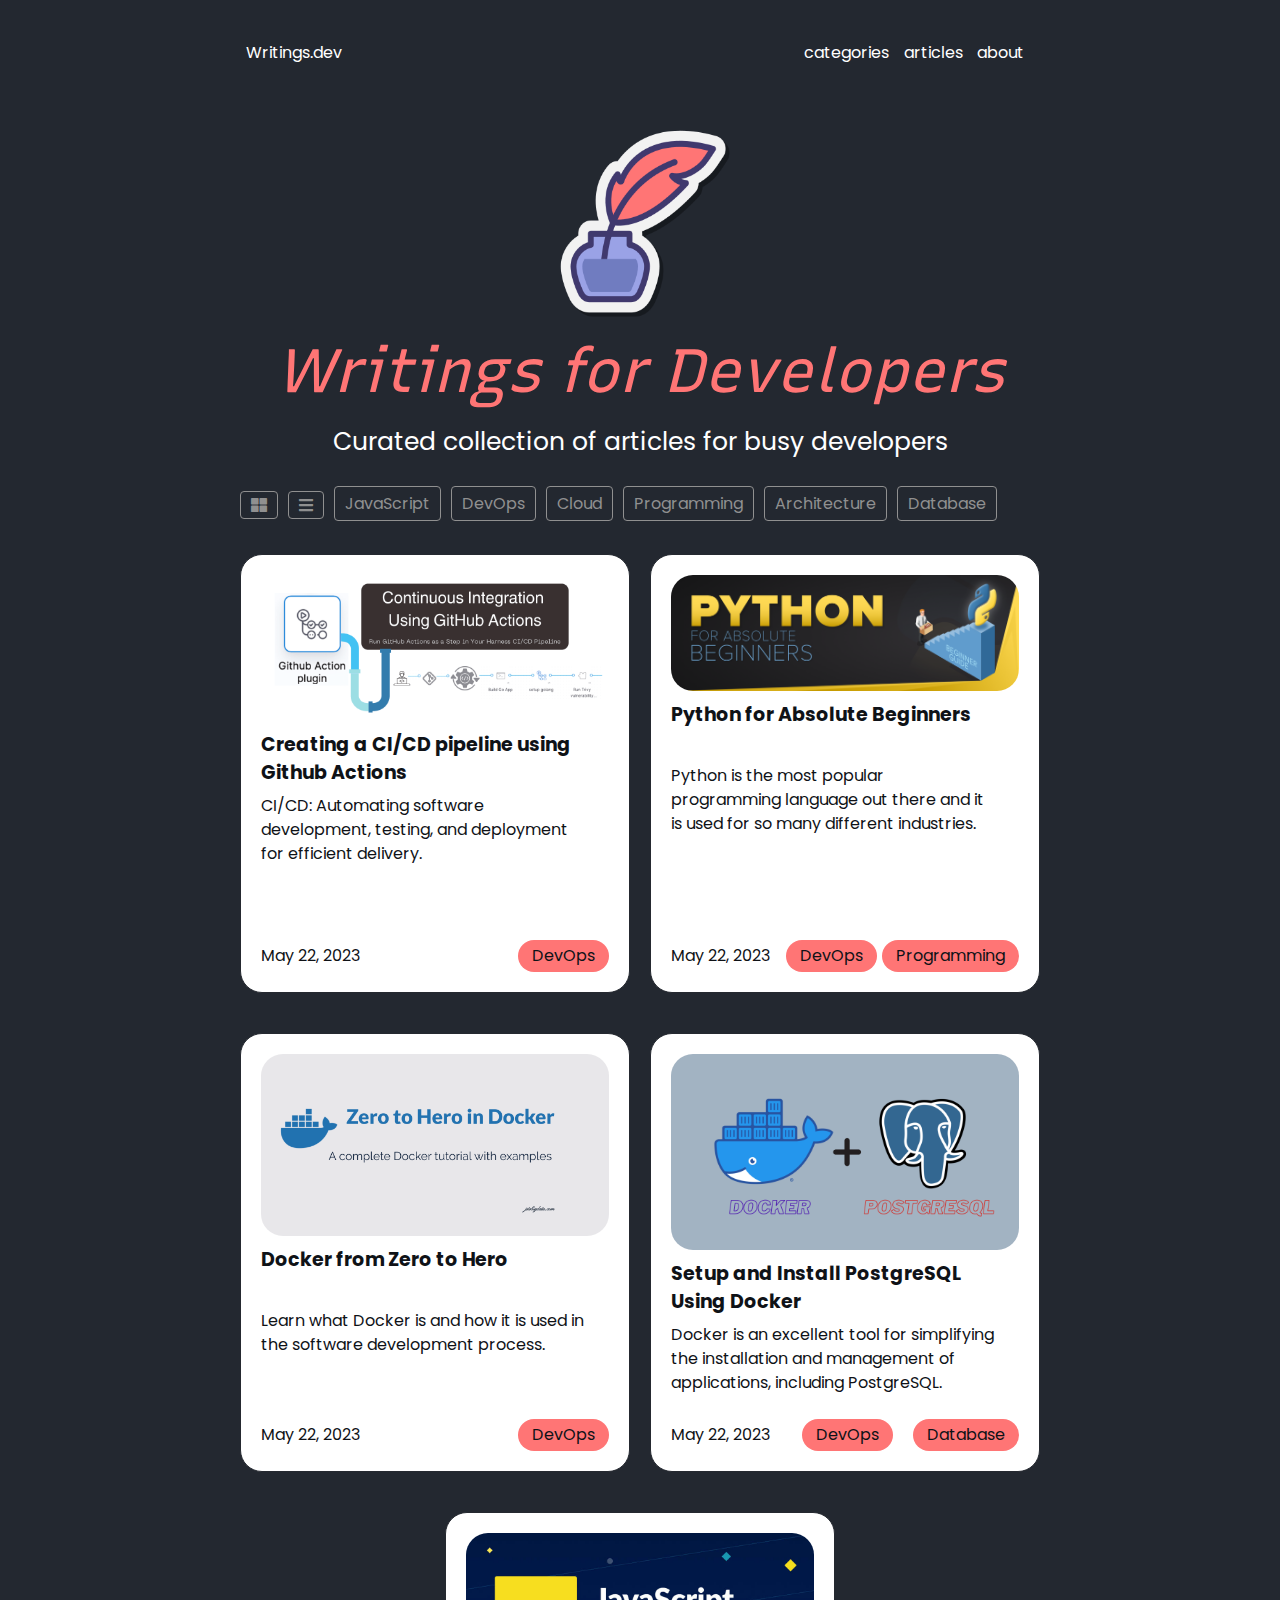
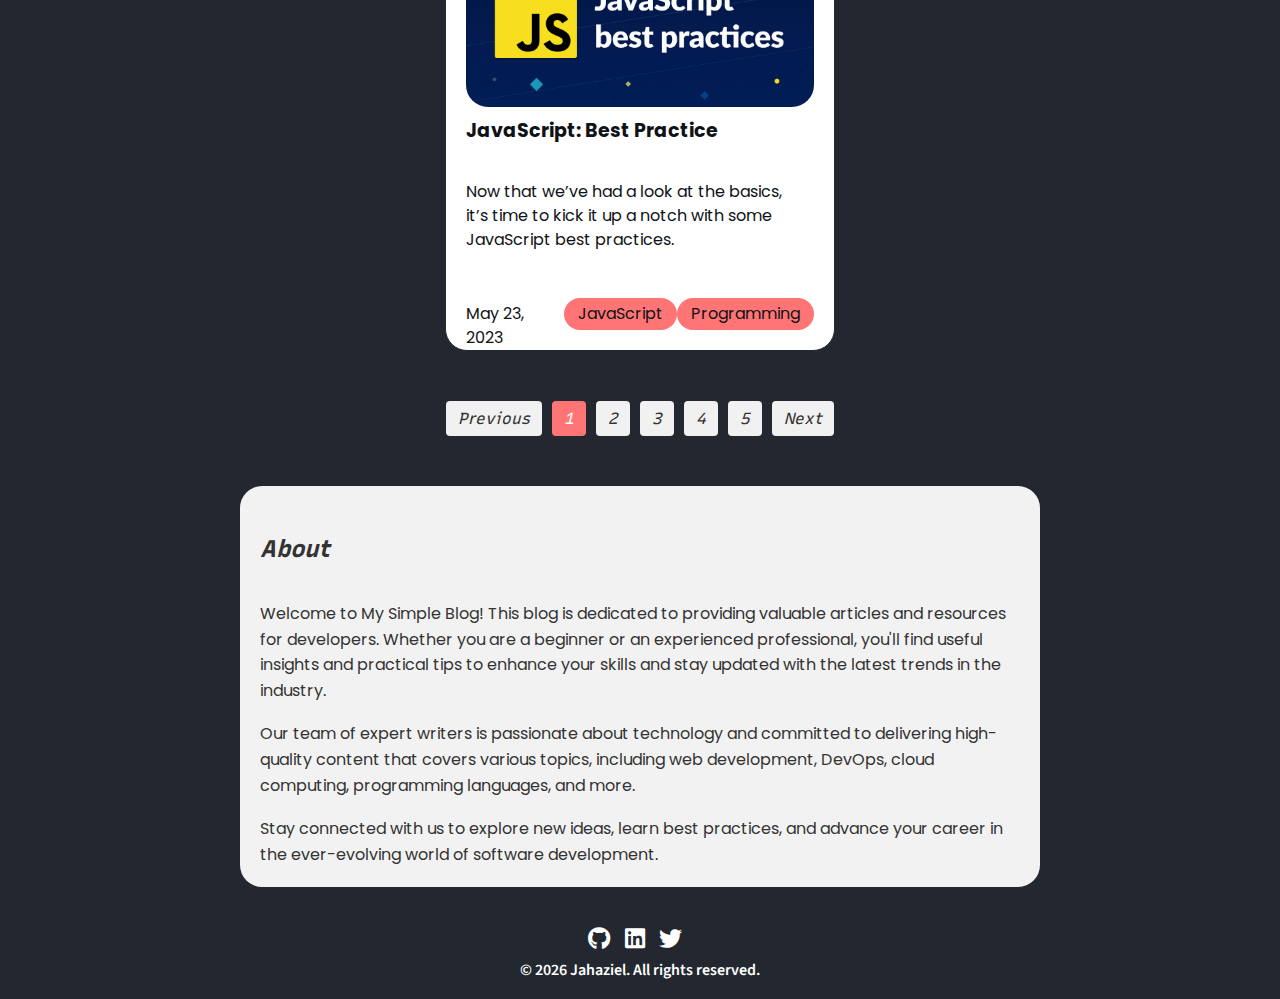
<file: index.html>
<!DOCTYPE html>
<html lang="en">
  <head>
    <meta charset="UTF-8" />
    <meta name="viewport" content="width=device-width, initial-scale=1.0" />
    <title>My Simple Blog</title>
    <link rel="icon" type="image/png" href="assets/logo.png">
    <link rel="stylesheet" href="../css/styles.css" />
    <link rel="preconnect" href="https://fonts.googleapis.com" />
    <link rel="preconnect" href="https://fonts.gstatic.com" crossorigin />
    <link
      href="https://fonts.googleapis.com/css2?family=Poppins:wght@100;200;300;400;500;600;700;800;900&family=Recursive:wght@300;400;500;600;700;800;900;1000&family=Source+Sans+Pro:ital,wght@0,200;0,300;0,400;0,600;0,700;0,900;1,200;1,300;1,400;1,600;1,700;1,900&display=swap"
      rel="stylesheet"
    />
    <link
      rel="stylesheet"
      href="https://cdnjs.cloudflare.com/ajax/libs/font-awesome/5.15.3/css/all.min.css"
    />
  </head>
  <body>
    <header>
      <nav class="nav">
        <ul>
          <li><a href="/">Writings.dev</a></li>
        </ul>
        <ul>
          <li><a href="#categories">categories</a></li>
          <li><a href="#articles">articles</a></li>
          <li><a href="#about">about</a></li>
        </ul>
      </nav>
    </header>

    <main id="home">
      <section class="hero">
        <img
          class="logo"
          src="assets/logo.png"
          alt="logo"
        />
        <h2>Writings for Developers</h2>
        <p>Curated collection of articles for busy developers</p>
      </section>

      <section id="categories">
        <ul class="categories-list">
          <li><a class="fa fa-th-large" id="grid-btn"></a></li>
          <li><a class="fa fa-bars" id="list-btn"></a></li>
          <li><a class="category-link" data-category>JavaScript</a></li>
          <li><a class="category-link" data-category>DevOps</a></li>
          <li><a class="category-link" data-category>Cloud</a></li>
          <li><a class="category-link" data-category>Programming</a></li>
          <li><a class="category-link" data-category>Architecture</a></li>
          <li><a class="category-link" data-category>Database</a></li>
        </ul>
      </section>

      <section id="articles">
        <ul class="articles-list">
          <li class="card" data-article-url="./html/article-1.html">
            <img
              src="assets/article-1.png"
              alt="Imagen del artículo"
              class="card-image"
            />
            <div class="card-content">
              <h3 class="card-title">Creating a CI/CD pipeline using Github Actions</h3>
              <p class="card-description">
                CI/CD: Automating software development, testing, and deployment
                for efficient delivery.
              </p>
              <div class="card-footer">
                <div class="card-footer-content">
                  <span class="card-date">May 22, 2023</span>
                  <span class="card-category">DevOps</span>
                </div>
              </div>
            </div>
          </li>
          <li class="card" data-article-url="./html/article-2.html">
            <img
              src="assets/article-2.png"
              alt="Imagen del artículo"
              class="card-image"
            />
            <div class="card-content">
              <h3 class="card-title">Python for Absolute Beginners</h3>
              <p class="card-description">
                Python is the most popular programming language out there and it
                is used for so many different industries.
              </p>
              <div class="card-footer">
                <div class="card-footer-content">
                  <span class="card-date">May 22, 2023</span>
                  <span class="card-category">DevOps</span>
                  <span class="card-category">Programming</span>
                </div>
              </div>
            </div>
          </li>
          <li class="card" data-article-url="./html/article-3.html">
            <img
              src="assets/article-3.png"
              alt="Imagen del artículo"
              class="card-image"
            />
            <div class="card-content">
              <h3 class="card-title">Docker from Zero to Hero</h3>
              <p class="card-description">
                Learn what Docker is and how it is used in the software
                development process.
              </p>
              <div class="card-footer">
                <div class="card-footer-content">
                  <span class="card-date">May 22, 2023</span>
                  <span class="card-category">DevOps</span>
                </div>
              </div>
            </div>
          </li>
          <li class="card" data-article-url="./html/article-4.html">
            <img
              src="assets/article-4.png"
              alt="Imagen del artículo"
              class="card-image"
            />
            <div class="card-content">
              <h3 class="card-title">Setup and Install PostgreSQL Using Docker</h3>
              <p class="card-description">
                Docker is an excellent tool for simplifying the installation and management of applications, including PostgreSQL.
              </p>
              <div class="card-footer">
                <div class="card-footer-content">
                  <span class="card-date">May 22, 2023</span>
                  <span class="card-category">DevOps</span>
                  <span class="card-category">Database</span>
                </div>
              </div>
            </div>
          </li>
          <li class="card" data-article-url="./html/article-5.html">
            <img
              src="assets/article-5.png"
              alt="Imagen del artículo"
              class="card-image"
            />
            <div class="card-content">
              <h3 class="card-title">JavaScript: Best Practice</h3>
              <p class="card-description">
                Now that we’ve had a look at the basics, it’s time to kick it up a notch with some JavaScript best practices.
              </p>
              <div class="card-footer">
                <div class="card-footer-content">
                  <span class="card-date">May 23, 2023</span>
                  <span class="card-category">JavaScript</span>
                  <span class="card-category">Programming</span>
                </div>
              </div>
            </div>
          </li>
        </ul>
        <p class="no-articles-message" style="display: none;">Aún no hay artículos de este tema.</p>
      </section>

      <div class="pagination">
        <a href="#" class="page-link">Previous</a>
        <a href="#" class="page-link active">1</a>
        <a href="#" class="page-link">2</a>
        <a href="#" class="page-link">3</a>
        <a href="#" class="page-link">4</a>
        <a href="#" class="page-link">5</a>
        <a href="#" class="page-link">Next</a>
      </div>

      <section id="about">
        <div class="info">
          <h2>About</h2>
          <p>
            Welcome to My Simple Blog! This blog is dedicated to providing
            valuable articles and resources for developers. Whether you are a
            beginner or an experienced professional, you'll find useful insights
            and practical tips to enhance your skills and stay updated with the
            latest trends in the industry.
          </p>
          </br>
          <p>
            Our team of expert writers is passionate about technology and
            committed to delivering high-quality content that covers various
            topics, including web development, DevOps, cloud computing,
            programming languages, and more.
          </p>
          </br>
          <p>
            Stay connected with us to explore new ideas, learn best practices,
            and advance your career in the ever-evolving world of software
            development.
          </p>
        </div>
      </section>
    </main>

    <footer>
      <a href="https://github.com/jahazieljbh" target="_blank" rel="noopener noreferrer"><i class="fab fa-github"></i></a>
      <a href="https://www.linkedin.com/in/jahazielbh" target="_blank" rel="noopener noreferrer"><i class="fab fa-linkedin"></i></a>
      <a href="https://twitter.com/jbh_jahaziel" target="_blank" rel="noopener noreferrer"><i class="fab fa-twitter"></i></a>
      <p class="author">&copy; <span id="current-year"></span> Jahaziel. All rights reserved.</p>
    </footer>

    <script src="js/main.js"></script>
  </body>
</html>
</file>
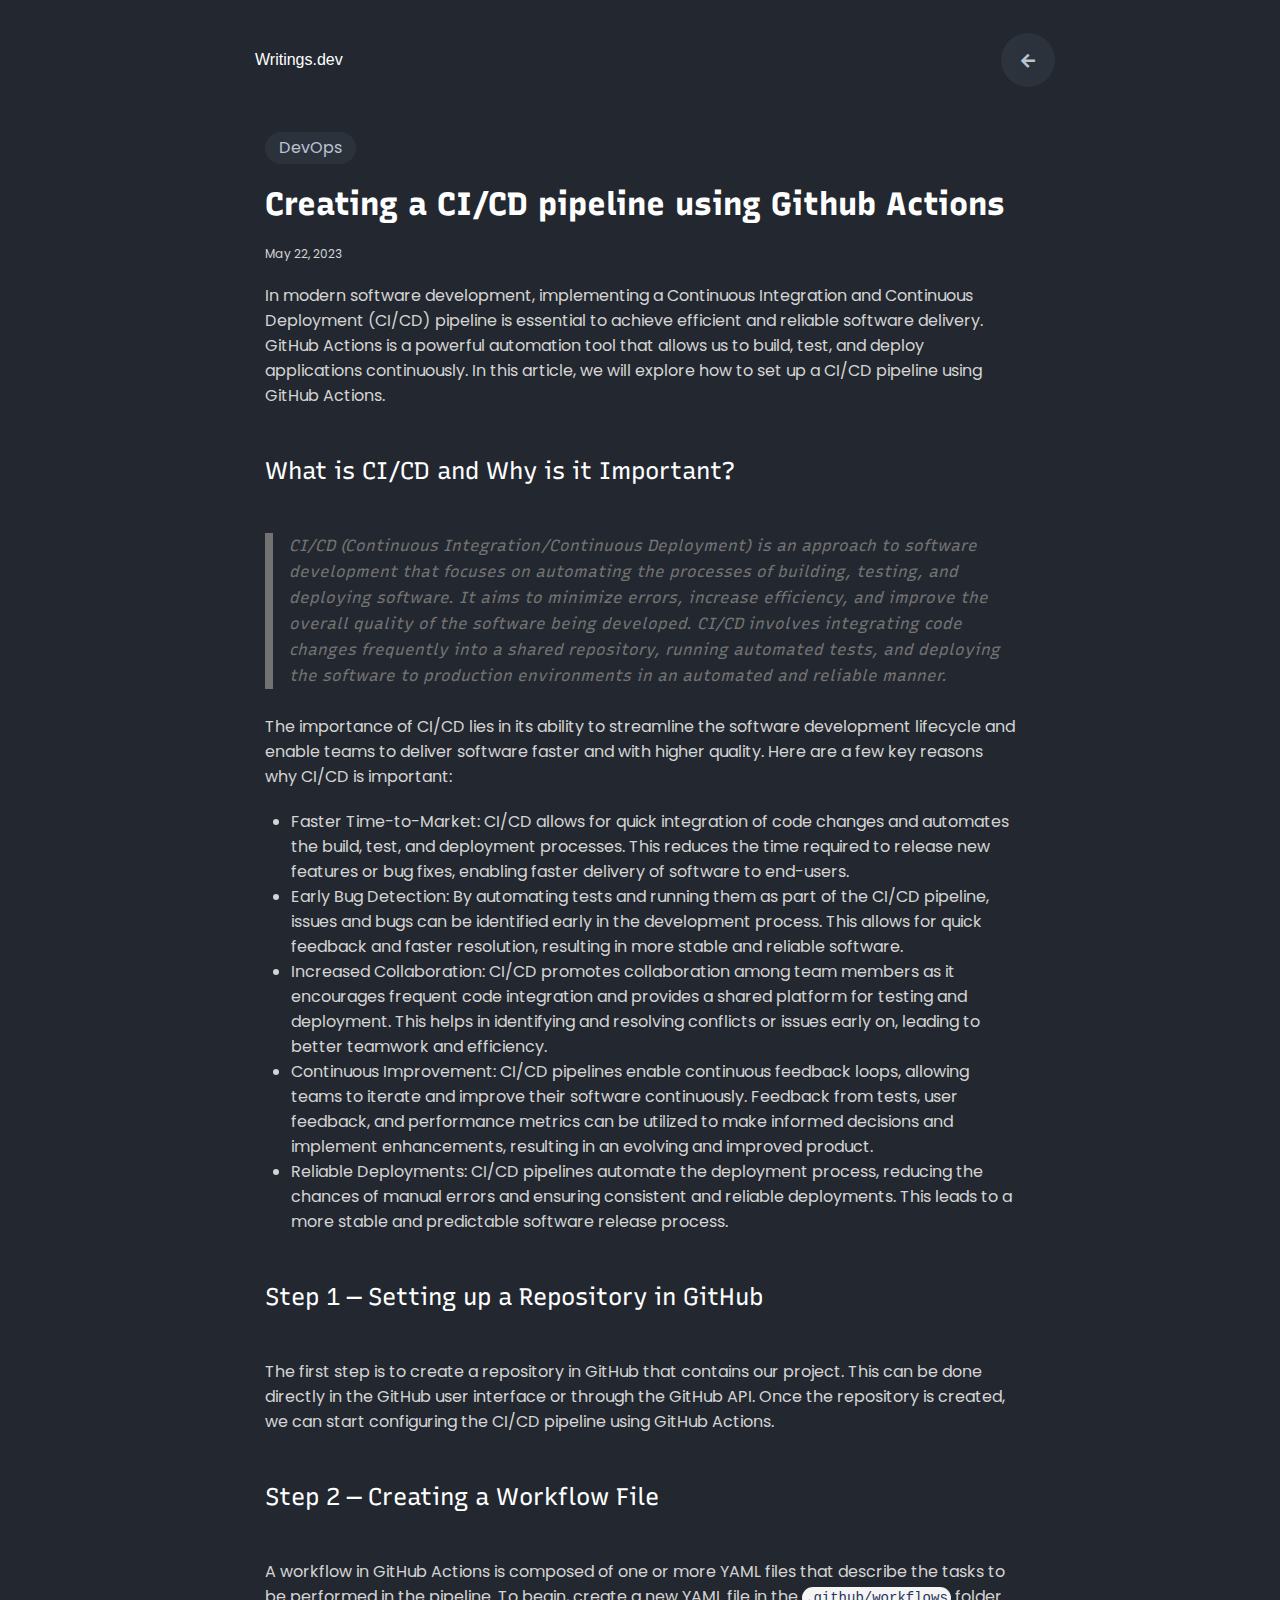
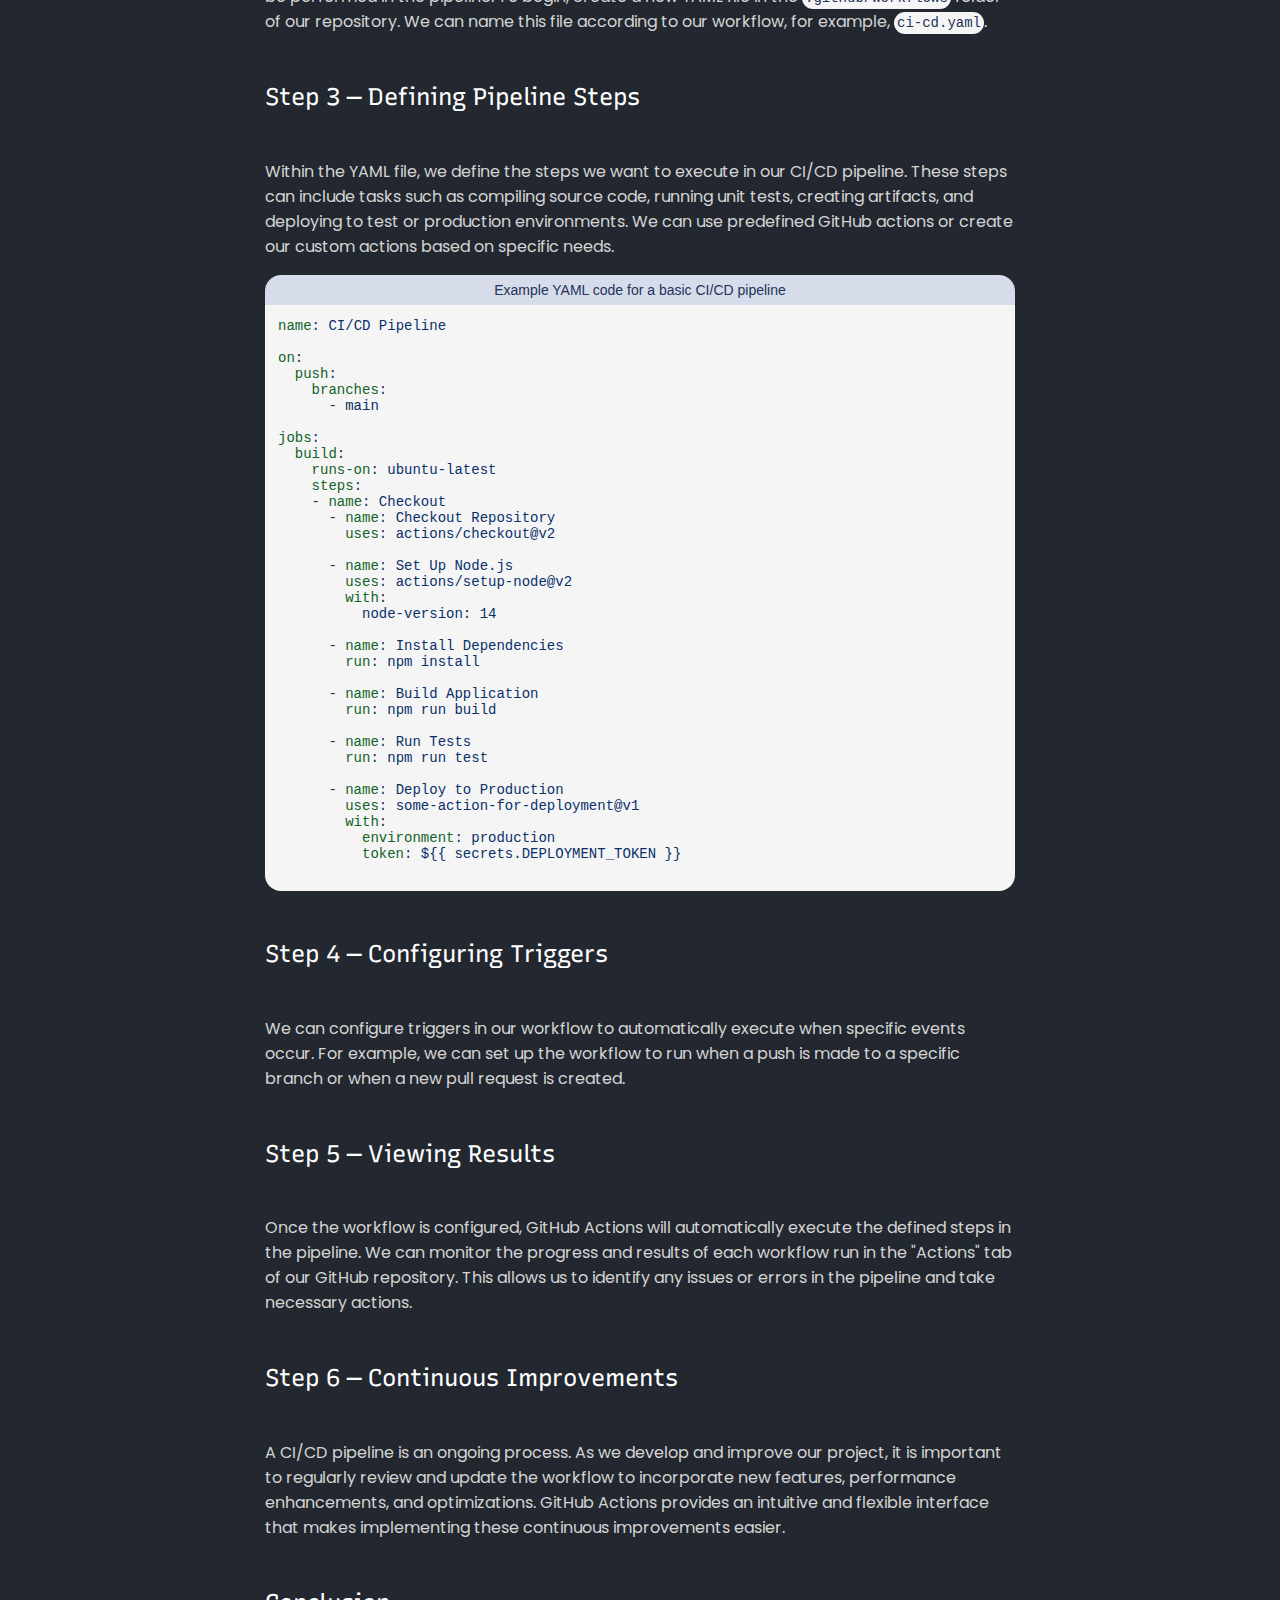
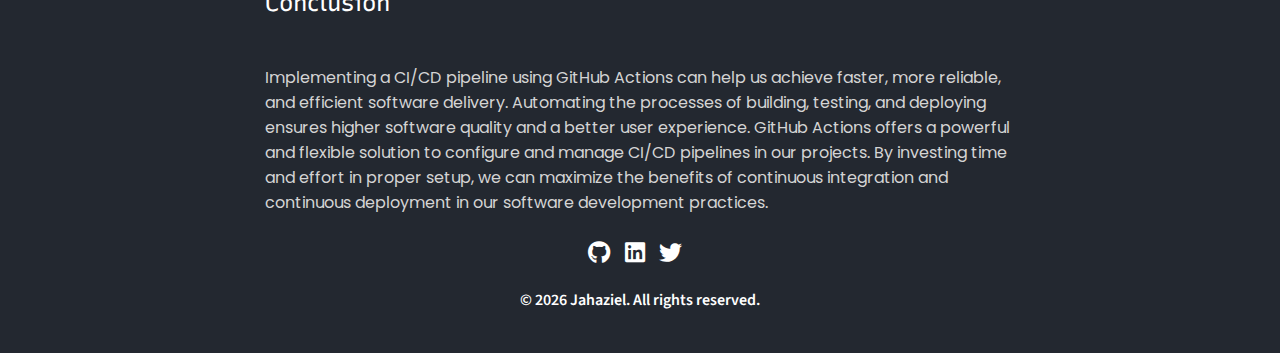
<file: html/article-1.html>
<!DOCTYPE html>
<html lang="en">
  <head>
    <meta charset="UTF-8" />
    <meta name="viewport" content="width=device-width, initial-scale=1.0" />
    <link rel="stylesheet" href="../css/articles/article.css" />
    <title>Creating a CI/CD pipeline using Github Actions</title>
    <link rel="icon" type="image/png" href="../assets/logo.png">
    <link rel="preconnect" href="https://fonts.googleapis.com" />
    <link rel="preconnect" href="https://fonts.gstatic.com" crossorigin />
    <link
      href="https://fonts.googleapis.com/css2?family=Poppins:wght@100;200;300;400;500;600;700;800;900&family=Recursive:wght@300;400;500;600;700;800;900;1000&family=Source+Sans+Pro:ital,wght@0,200;0,300;0,400;0,600;0,700;0,900;1,200;1,300;1,400;1,600;1,700;1,900&display=swap"
      rel="stylesheet"
    />
    <link
      rel="stylesheet"
      href="https://cdnjs.cloudflare.com/ajax/libs/font-awesome/5.15.3/css/all.min.css"
    />
  </head>
  <body>
    <header>
      <nav class="nav">
        <ul>
          <li><a href="/">Writings.dev</a></li>
        </ul>
        <ul>
          <li id="backButton"><a class="fa fa-arrow-left"></a></li>
        </ul>
      </nav>
    </header>

    <div id="article-1">
      <div class="container">
        <div class="header">
          <p class="categories">
            <a class="category">DevOps</a>
          </p>
          <h1>Creating a CI/CD pipeline using Github Actions</h1>
          <p class="date">May 22, 2023</p>
        </div>
      </div>
      <div class="container">
        <p>
          In modern software development, implementing a Continuous Integration and Continuous Deployment (CI/CD) pipeline is essential to achieve efficient and reliable software delivery. GitHub Actions is a powerful automation tool that allows us to build, test, and deploy applications continuously. In this article, we will explore how to set up a CI/CD pipeline using GitHub Actions.
        </p>
        <h2>What is CI/CD and Why is it Important?</h2>
        <blockquote>
          <p class="text-blockquote">
            CI/CD (Continuous Integration/Continuous Deployment) is an approach to software development that focuses on automating the processes of building, testing, and deploying software. It aims to minimize errors, increase efficiency, and improve the overall quality of the software being developed. CI/CD involves integrating code changes frequently into a shared repository, running automated tests, and deploying the software to production environments in an automated and reliable manner.
          </p>
        </blockquote>
        <p>
          The importance of CI/CD lies in its ability to streamline the software development lifecycle and enable teams to deliver software faster and with higher quality. Here are a few key reasons why CI/CD is important:
        </p>
        <ul class="list">
          <li>
            Faster Time-to-Market: CI/CD allows for quick integration of code changes and automates the build, test, and deployment processes. This reduces the time required to release new features or bug fixes, enabling faster delivery of software to end-users.
          </li>
          <li>
            Early Bug Detection: By automating tests and running them as part of the CI/CD pipeline, issues and bugs can be identified early in the development process. This allows for quick feedback and faster resolution, resulting in more stable and reliable software.
          </li>
          <li>
            Increased Collaboration: CI/CD promotes collaboration among team members as it encourages frequent code integration and provides a shared platform for testing and deployment. This helps in identifying and resolving conflicts or issues early on, leading to better teamwork and efficiency.
          </li>
          <li>
            Continuous Improvement: CI/CD pipelines enable continuous feedback loops, allowing teams to iterate and improve their software continuously. Feedback from tests, user feedback, and performance metrics can be utilized to make informed decisions and implement enhancements, resulting in an evolving and improved product.
          </li>
          <li>
            Reliable Deployments: CI/CD pipelines automate the deployment process, reducing the chances of manual errors and ensuring consistent and reliable deployments. This leads to a more stable and predictable software release process.
          </li>
        </ul>
        <h2>Step 1 — Setting up a Repository in GitHub</h2>
        <p>
          The first step is to create a repository in GitHub that contains our project. This can be done directly in the GitHub user interface or through the GitHub API. Once the repository is created, we can start configuring the CI/CD pipeline using GitHub Actions.
        </p>
        <h2>Step 2 — Creating a Workflow File</h2>
        <p>A workflow in GitHub Actions is composed of one or more YAML files that describe the tasks to be performed in the pipeline. To begin, create a new YAML file in the <code>.github/workflows</code> folder of our repository. We can name this file according to our workflow, for example, <code>ci-cd.yaml</code>.</p>
        <h2>Step 3 — Defining Pipeline Steps</h2>
        <p>Within the YAML file, we define the steps we want to execute in our CI/CD pipeline. These steps can include tasks such as compiling source code, running unit tests, creating artifacts, and deploying to test or production environments. We can use predefined GitHub actions or create our custom actions based on specific needs.</p>
        <div >
          <div class="code-label" title="Output">Example YAML code for a basic CI/CD pipeline</div>
          <pre class="code-example">
            <code class="example"><span style="color:#116329">name</span><span></span>: <span style="color:#0a3069">CI/CD Pipeline</span>

<span style="color:#116329">on</span>:
  <span style="color:#116329">push</span>:
    <span style="color:#116329">branches</span>:
      - <span style="color: #0a3069">main</span>
              
<span style="color:#116329">jobs</span>:
  <span style="color:#116329">build</span>:
    <span style="color:#116329">runs-on</span>: <span style="color:#0a3069">ubuntu-latest</span>
    <span style="color:#116329">steps</span>:
    - <span style="color:#116329">name</span>: <span style="color:#0a3069">Checkout</span>
      - <span style="color:#116329">name</span>: <span style="color:#0a3069">Checkout Repository</span>
        <span style="color:#116329">uses</span>: <span style="color:#0a3069">actions/checkout@v2</span>
                    
      - <span style="color:#116329">name</span>: <span style="color:#0a3069">Set Up Node.js</span>
        <span style="color:#116329">uses</span>: <span style="color:#0a3069">actions/setup-node@v2</span>
        <span style="color:#116329">with</span>:
          <span style="color:#0a3069">node-version: 14</span>
                    
      - <span style="color:#116329">name</span>: <span style="color:#0a3069">Install Dependencies</span>
        <span style="color:#116329">run</span>: <span style="color:#0a3069">npm install</span>
                    
      - <span style="color:#116329">name</span>: <span style="color:#0a3069">Build Application</span>
        <span style="color:#116329">run</span>: <span style="color:#0a3069">npm run build</span>
                    
      - <span style="color:#116329">name</span>: <span style="color:#0a3069">Run Tests</span>
        <span style="color:#116329">run</span>: <span style="color:#0a3069">npm run test</span>
                    
      - <span style="color:#116329">name</span>: <span style="color:#0a3069">Deploy to Production</span>
        <span style="color:#116329">uses</span>: <span style="color:#0a3069">some-action-for-deployment@v1</span>
        <span style="color:#116329">with</span>:
          <span style="color:#116329">environment</span>: <span style="color:#0a3069">production</span>
          <span style="color:#116329">token</span>: <span style="color:#0a3069">${{ secrets.DEPLOYMENT_TOKEN }}</span>
            </code>
          </pre>
        </div>
        <h2>Step 4 — Configuring Triggers</h2>
        <p>
          We can configure triggers in our workflow to automatically execute when specific events occur. For example, we can set up the workflow to run when a push is made to a specific branch or when a new pull request is created.
        </p>
        <h2>Step 5 — Viewing Results</h2>
        <p>
          Once the workflow is configured, GitHub Actions will automatically execute the defined steps in the pipeline. We can monitor the progress and results of each workflow run in the "Actions" tab of our GitHub repository. This allows us to identify any issues or errors in the pipeline and take necessary actions.
        </p>
        <h2>Step 6 — Continuous Improvements</h2>
        <p>
          A CI/CD pipeline is an ongoing process. As we develop and improve our project, it is important to regularly review and update the workflow to incorporate new features, performance enhancements, and optimizations. GitHub Actions provides an intuitive and flexible interface that makes implementing these continuous improvements easier.
        </p>
        <h2>Conclusion</h2>
        <p>Implementing a CI/CD pipeline using GitHub Actions can help us achieve faster, more reliable, and efficient software delivery. Automating the processes of building, testing, and deploying ensures higher software quality and a better user experience. GitHub Actions offers a powerful and flexible solution to configure and manage CI/CD pipelines in our projects. By investing time and effort in proper setup, we can maximize the benefits of continuous integration and continuous deployment in our software development practices.</p>
      </div>
    </div>

    <footer>
      <a href="https://github.com/jahazieljbh" target="_blank" rel="noopener noreferrer"><i class="fab fa-github"></i></a>
      <a href="https://www.linkedin.com/in/jahazielbh" target="_blank" rel="noopener noreferrer"><i class="fab fa-linkedin"></i></a>
      <a href="https://twitter.com/jbh_jahaziel" target="_blank" rel="noopener noreferrer"><i class="fab fa-twitter"></i></a>
      <p class="author">&copy; <span id="current-year"></span> Jahaziel. All rights reserved.</p>
    </footer>

    <script src="../js/article.js"></script>
  </body>
</html>
</file>
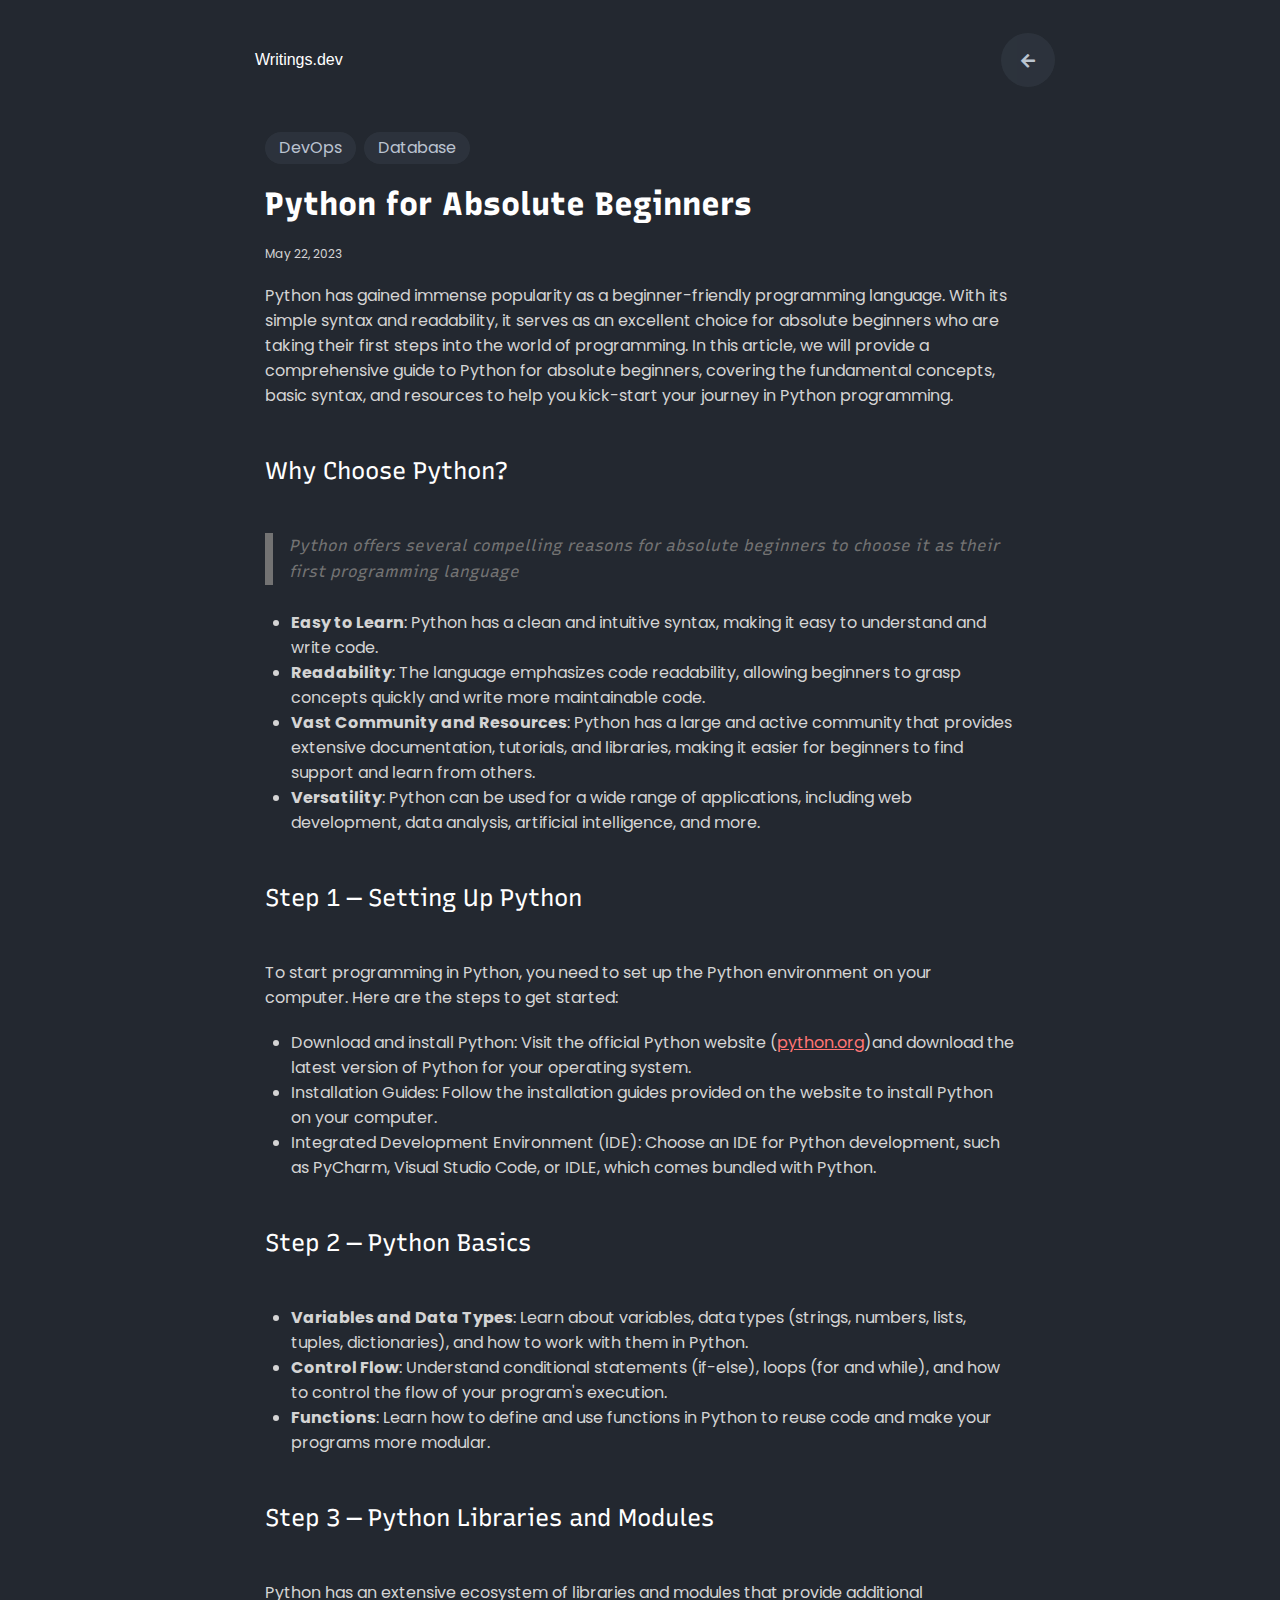
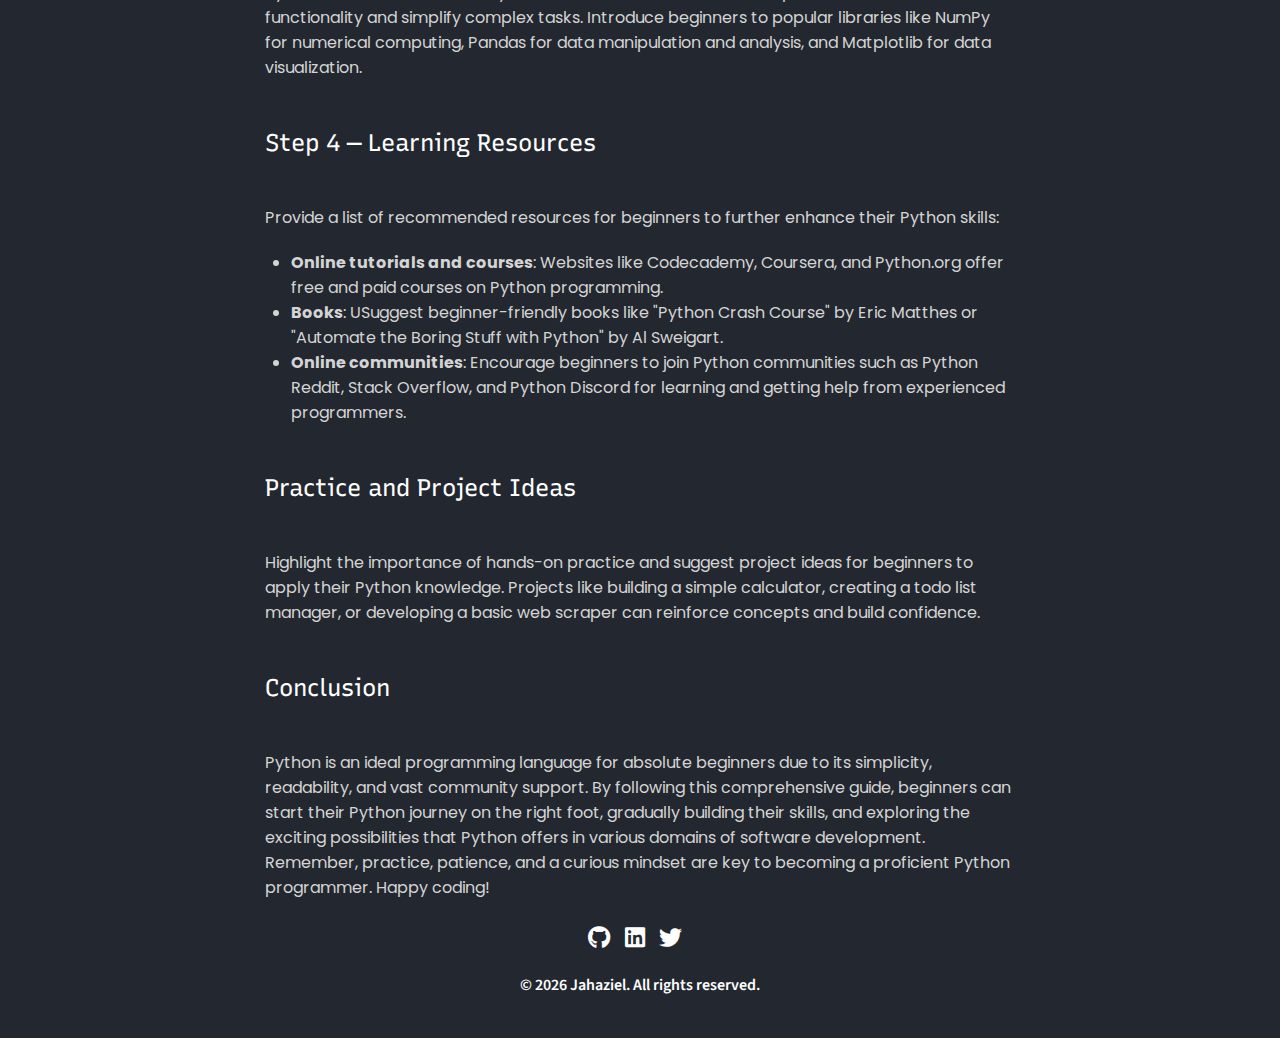
<file: html/article-2.html>
<!DOCTYPE html>
<html lang="en">
  <head>
    <meta charset="UTF-8" />
    <meta name="viewport" content="width=device-width, initial-scale=1.0" />
    <link rel="stylesheet" href="../css/articles/article.css" />
    <title>Python for Absolute Beginners</title>
    <link rel="icon" type="image/png" href="../assets/logo.png">
    <link rel="preconnect" href="https://fonts.googleapis.com" />
    <link rel="preconnect" href="https://fonts.gstatic.com" crossorigin />
    <link
      href="https://fonts.googleapis.com/css2?family=Poppins:wght@100;200;300;400;500;600;700;800;900&family=Recursive:wght@300;400;500;600;700;800;900;1000&family=Source+Sans+Pro:ital,wght@0,200;0,300;0,400;0,600;0,700;0,900;1,200;1,300;1,400;1,600;1,700;1,900&display=swap"
      rel="stylesheet"
    />
    <link
      rel="stylesheet"
      href="https://cdnjs.cloudflare.com/ajax/libs/font-awesome/5.15.3/css/all.min.css"
    />
  </head>
  <body>
    <header>
      <nav class="nav">
        <ul>
          <li><a href="/">Writings.dev</a></li>
        </ul>
        <ul>
          <li id="backButton"><a class="fa fa-arrow-left"></a></li>
        </ul>
      </nav>
    </header>

    <div id="article-1">
      <div class="container">
        <div class="header">
          <p class="categories">
            <a class="category">DevOps</a><a class="category">Database</a>
          </p>
          <h1>Python for Absolute Beginners</h1>
          <p class="date">May 22, 2023</p>
        </div>
      </div>
      <div class="container">
        <p>
          Python has gained immense popularity as a beginner-friendly programming language. With its simple syntax and readability, it serves as an excellent choice for absolute beginners who are taking their first steps into the world of programming. In this article, we will provide a comprehensive guide to Python for absolute beginners, covering the fundamental concepts, basic syntax, and resources to help you kick-start your journey in Python programming.
        </p>
        <h2>Why Choose Python?</h2>
        <blockquote>
          <p class="text-blockquote">
            Python offers several compelling reasons for absolute beginners to choose it as their first programming language
          </p>
        </blockquote>
        <ul class="list">
          <li><strong>Easy to Learn</strong>: Python has a clean and intuitive syntax, making it easy to understand and write code.</li>
          <li><strong>Readability</strong>: The language emphasizes code readability, allowing beginners to grasp concepts quickly and write more maintainable code.</li>
          <li><strong>Vast Community and Resources</strong>: Python has a large and active community that provides extensive documentation, tutorials, and libraries, making it easier for beginners to find support and learn from others.</li>
          <li><strong>Versatility</strong>: Python can be used for a wide range of applications, including web development, data analysis, artificial intelligence, and more.</li>
        </ul>
        <h2>Step 1 — Setting Up Python</h2>
        <p>To start programming in Python, you need to set up the Python environment on your computer. Here are the steps to get started:</p>
        <ul class="list">
          <li>Download and install Python: Visit the official Python website (<a href="https://www.python.org/" style="color: #FF7575;">python.org</a>)and download the latest version of Python for your operating system.</li>
          <li>Installation Guides: Follow the installation guides provided on the website to install Python on your computer.</li>
          <li>Integrated Development Environment (IDE): Choose an IDE for Python development, such as PyCharm, Visual Studio Code, or IDLE, which comes bundled with Python.</li>
        </ul>
        <h2>Step 2 — Python Basics</h2>
        <ul class="list">
          <li>
            <strong>Variables and Data Types</strong>: Learn about variables, data types (strings, numbers, lists, tuples, dictionaries), and how to work with them in Python.
          </li>
          <li>
            <strong>Control Flow</strong>: Understand conditional statements (if-else), loops (for and while), and how to control the flow of your program's execution.
          </li>
          <li>
            <strong>Functions</strong>: Learn how to define and use functions in Python to reuse code and make your programs more modular.
          </li>
        </ul>
        <h2>Step 3 — Python Libraries and Modules</h2>
        <p>Python has an extensive ecosystem of libraries and modules that provide additional functionality and simplify complex tasks. Introduce beginners to popular libraries like NumPy for numerical computing, Pandas for data manipulation and analysis, and Matplotlib for data visualization.</p>
        <h2>Step 4 — Learning Resources</h2>
        <p>Provide a list of recommended resources for beginners to further enhance their Python skills:</p>
        <ul class="list">
          <li>
            <strong>Online tutorials and courses</strong>: Websites like Codecademy, Coursera, and Python.org offer free and paid courses on Python programming.
          </li>
          <li>
            <strong>Books</strong>: USuggest beginner-friendly books like "Python Crash Course" by Eric Matthes or "Automate the Boring Stuff with Python" by Al Sweigart.
          </li>
          <li>
            <strong>Online communities</strong>: Encourage beginners to join Python communities such as Python Reddit, Stack Overflow, and Python Discord for learning and getting help from experienced programmers.
          </li>
        </ul>
        <h2>Practice and Project Ideas</h2>
        <p>
          Highlight the importance of hands-on practice and suggest project ideas for beginners to apply their Python knowledge. Projects like building a simple calculator, creating a todo list manager, or developing a basic web scraper can reinforce concepts and build confidence.
        </p>
        <h2>Conclusion</h2>
        <p>
          Python is an ideal programming language for absolute beginners due to its simplicity, readability, and vast community support. By following this comprehensive guide, beginners can start their Python journey on the right foot, gradually building their skills, and exploring the exciting possibilities that Python offers in various domains of software development. Remember, practice, patience, and a curious mindset are key to becoming a proficient Python programmer. Happy coding!
        </p>
      </div>
    </div>

    <footer>
      <a href="https://github.com/jahazieljbh" target="_blank" rel="noopener noreferrer"><i class="fab fa-github"></i></a>
      <a href="https://www.linkedin.com/in/jahazielbh" target="_blank" rel="noopener noreferrer"><i class="fab fa-linkedin"></i></a>
      <a href="https://twitter.com/jbh_jahaziel" target="_blank" rel="noopener noreferrer"><i class="fab fa-twitter"></i></a>
      <p class="author">&copy; <span id="current-year"></span> Jahaziel. All rights reserved.</p>
    </footer>

    <script src="../js/article.js"></script>
  </body>
</html>
</file>
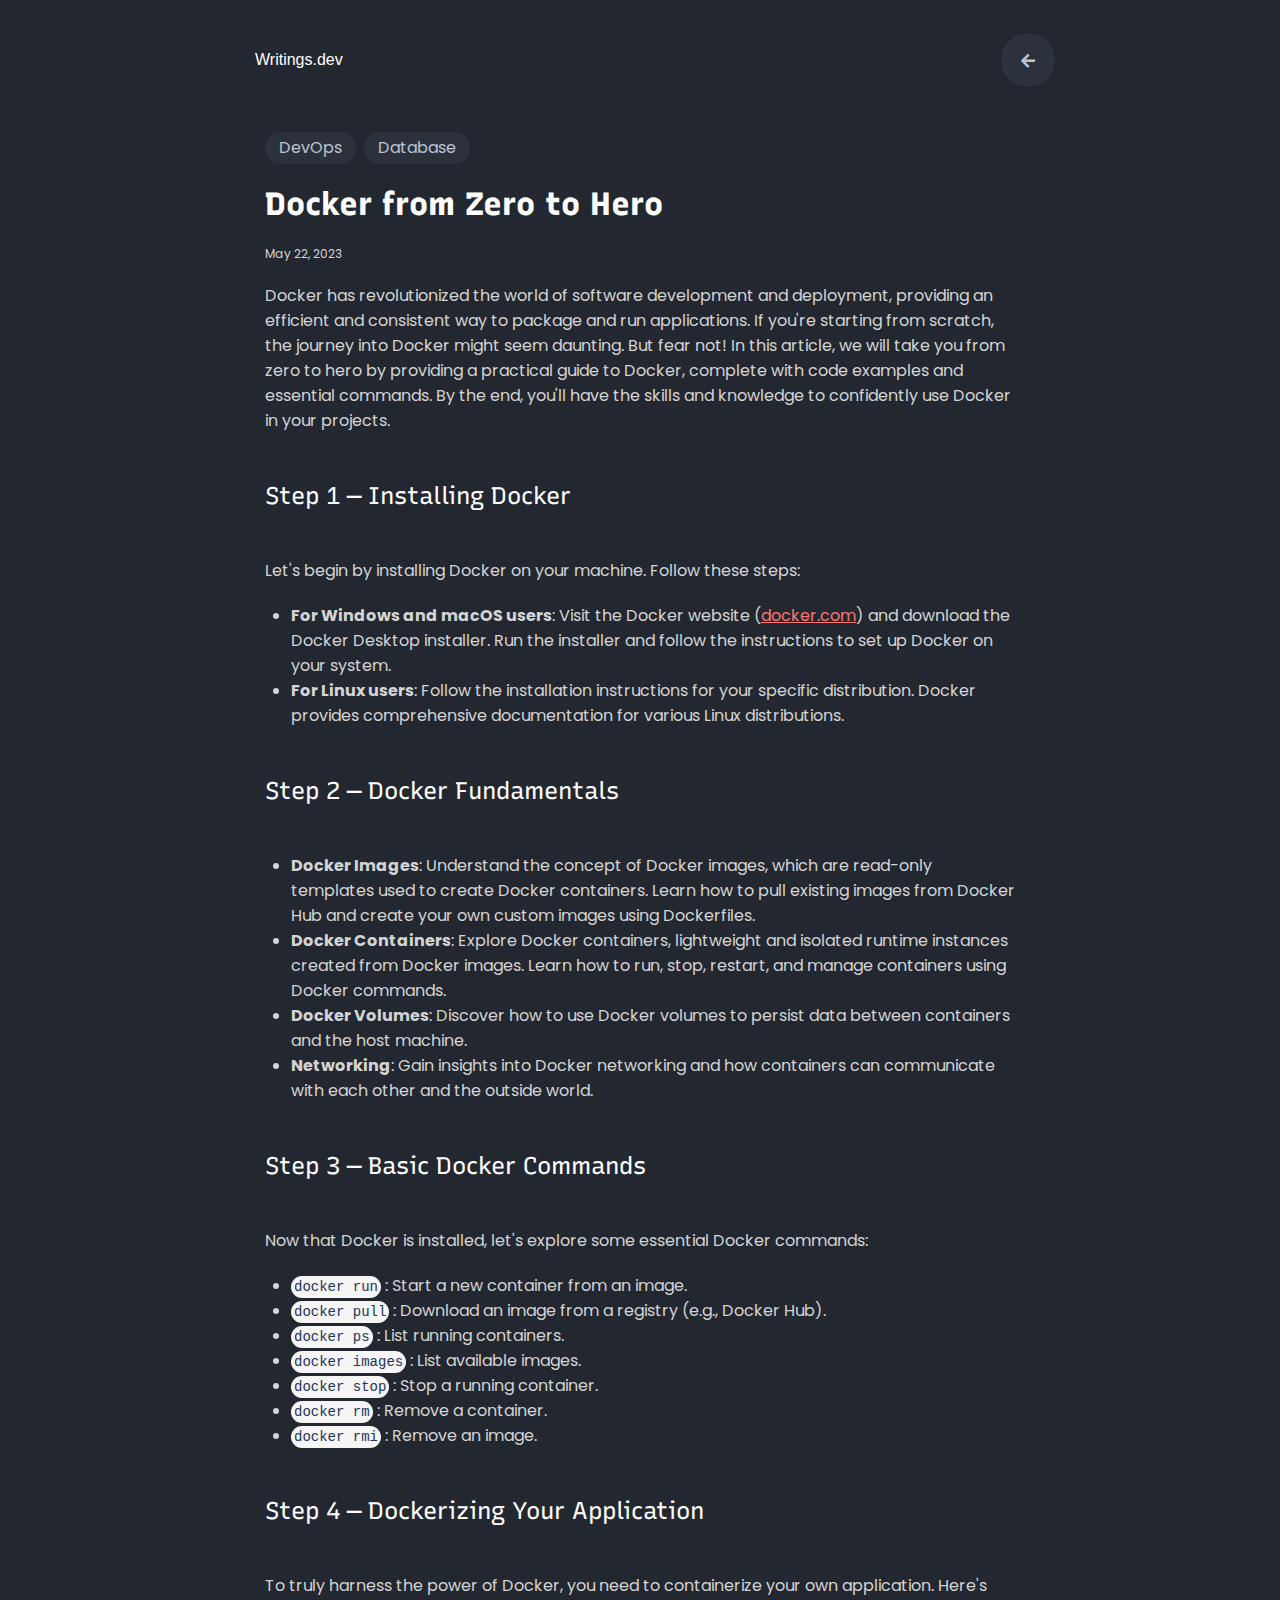
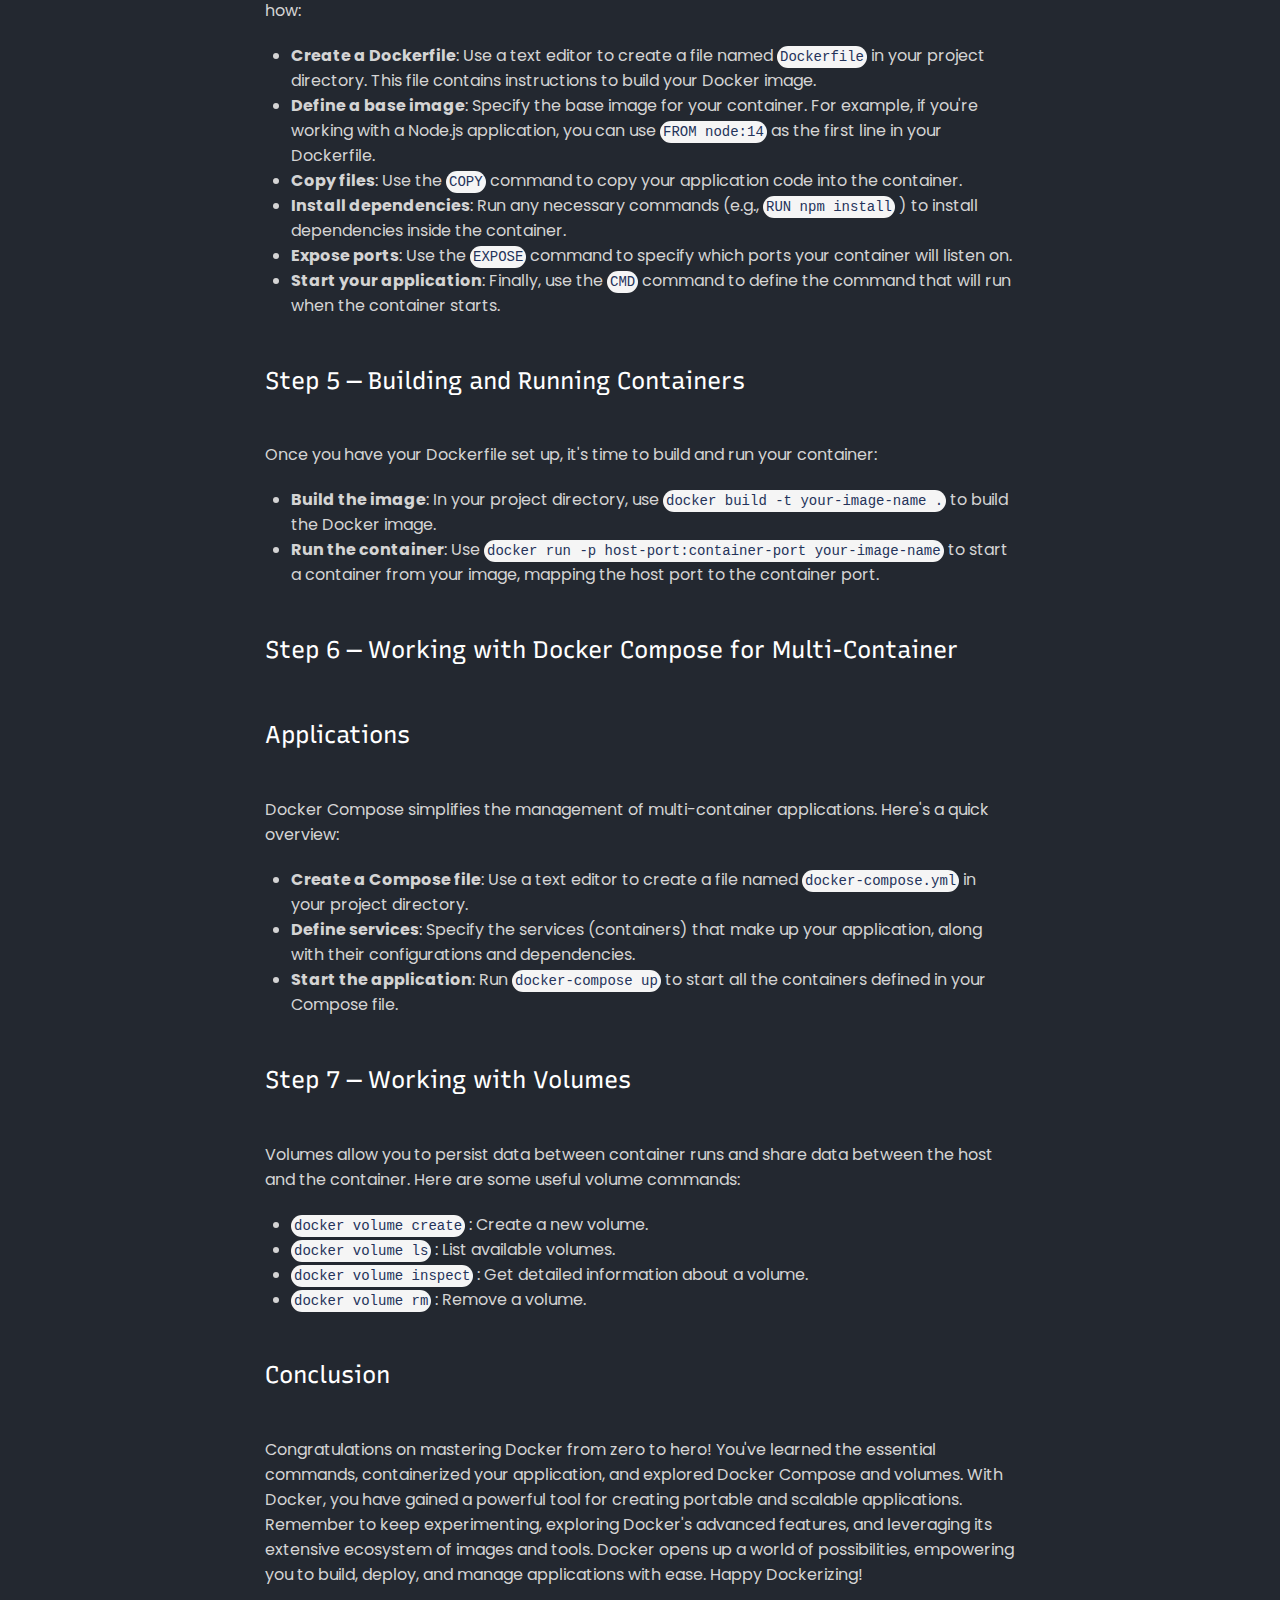
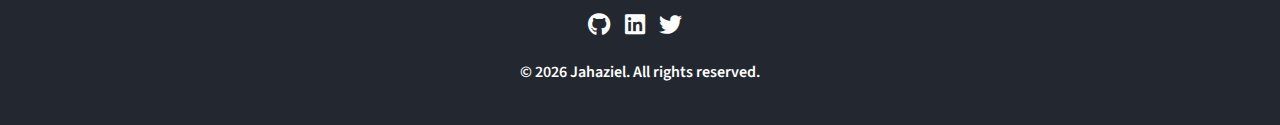
<file: html/article-3.html>
<!DOCTYPE html>
<html lang="en">
  <head>
    <meta charset="UTF-8" />
    <meta name="viewport" content="width=device-width, initial-scale=1.0" />
    <link rel="stylesheet" href="../css/articles/article.css" />
    <title>Docker from Zero to Hero</title>
    <link rel="icon" type="image/png" href="../assets/logo.png">
    <link rel="preconnect" href="https://fonts.googleapis.com" />
    <link rel="preconnect" href="https://fonts.gstatic.com" crossorigin />
    <link
      href="https://fonts.googleapis.com/css2?family=Poppins:wght@100;200;300;400;500;600;700;800;900&family=Recursive:wght@300;400;500;600;700;800;900;1000&family=Source+Sans+Pro:ital,wght@0,200;0,300;0,400;0,600;0,700;0,900;1,200;1,300;1,400;1,600;1,700;1,900&display=swap"
      rel="stylesheet"
    />
    <link
      rel="stylesheet"
      href="https://cdnjs.cloudflare.com/ajax/libs/font-awesome/5.15.3/css/all.min.css"
    />
  </head>
  <body>
    <header>
      <nav class="nav">
        <ul>
          <li><a href="/">Writings.dev</a></li>
        </ul>
        <ul>
          <li id="backButton"><a class="fa fa-arrow-left"></a></li>
        </ul>
      </nav>
    </header>

    <div id="article-1">
      <div class="container">
        <div class="header">
          <p class="categories">
            <a class="category">DevOps</a><a class="category">Database</a>
          </p>
          <h1>Docker from Zero to Hero</h1>
          <p class="date">May 22, 2023</p>
        </div>
      </div>
      <div class="container">
        <p>
          Docker has revolutionized the world of software development and deployment, providing an efficient and consistent way to package and run applications. If you're starting from scratch, the journey into Docker might seem daunting. But fear not! In this article, we will take you from zero to hero by providing a practical guide to Docker, complete with code examples and essential commands. By the end, you'll have the skills and knowledge to confidently use Docker in your projects.
        </p>
        <h2>Step 1 — Installing Docker</h2>
        <p>Let's begin by installing Docker on your machine. Follow these steps:</p>
        <ul class="list">
          <li>
            <strong>For Windows and macOS users</strong>: Visit the Docker website (<a href="https://www.docker.com" style="color: #FF7575;">docker.com</a>) and download the Docker Desktop installer. Run the installer and follow the instructions to set up Docker on your system.
          </li>
          <li>
            <strong>For Linux users</strong>: Follow the installation instructions for your specific distribution. Docker provides comprehensive documentation for various Linux distributions.
          </li>
        </ul>
        <h2>Step 2 — Docker Fundamentals</h2>
        <ul class="list">
          <li>
            <strong>Docker Images</strong>: Understand the concept of Docker images, which are read-only templates used to create Docker containers. Learn how to pull existing images from Docker Hub and create your own custom images using Dockerfiles.
          </li>
          <li>
            <strong>Docker Containers</strong>: Explore Docker containers, lightweight and isolated runtime instances created from Docker images. Learn how to run, stop, restart, and manage containers using Docker commands.
          </li>
          <li>
            <strong>Docker Volumes</strong>: Discover how to use Docker volumes to persist data between containers and the host machine.
          </li>
          <li>
            <strong>Networking</strong>: Gain insights into Docker networking and how containers can communicate with each other and the outside world.
          </li>
        </ul>
        <h2>Step 3 — Basic Docker Commands</h2>
        <p>Now that Docker is installed, let's explore some essential Docker commands:</p>
        <ul class="list">
          <li>
            <code>docker run</code> : Start a new container from an image.
          </li>
          <li>
            <code>docker pull</code> : Download an image from a registry (e.g., Docker Hub).
          </li>
          <li>
            <code>docker ps</code> : List running containers.
          </li>
          <li>
            <code>docker images</code> : List available images.
          </li>
          <li>
            <code>docker stop</code> : Stop a running container.
          </li>
          <li>
            <code>docker rm</code> : Remove a container.
          </li>
          <li>
            <code>docker rmi</code> : Remove an image.
          </li>
        </ul>
        <h2>Step 4 — Dockerizing Your Application</h2>
        <p>To truly harness the power of Docker, you need to containerize your own application. Here's how:</p>
        <ul class="list">
          <li>
            <strong>Create a Dockerfile</strong>: Use a text editor to create a file named <code>Dockerfile</code> in your project directory. This file contains instructions to build your Docker image.
          </li>
          <li>
            <strong>Define a base image</strong>: Specify the base image for your container. For example, if you're working with a Node.js application, you can use <code>FROM node:14</code> as the first line in your Dockerfile.
          </li>
          <li>
            <strong>Copy files</strong>: Use the <code>COPY</code> command to copy your application code into the container.
          </li>
          <li>
            <strong>Install dependencies</strong>: Run any necessary commands (e.g., <code>RUN npm install</code> ) to install dependencies inside the container.
          </li>
          <li>
            <strong>Expose ports</strong>: Use the <code>EXPOSE</code> command to specify which ports your container will listen on.
          </li>
          <li>
            <strong>Start your application</strong>: Finally, use the <code>CMD</code> command to define the command that will run when the container starts.
          </li>
        </ul>
        <h2>Step 5 — Building and Running Containers</h2>
        <p>Once you have your Dockerfile set up, it's time to build and run your container:</p>
        <ul class="list">
          <li>
            <strong>Build the image</strong>: In your project directory, use <code>docker build -t your-image-name .</code> to build the Docker image.
          </li>
          <li>
            <strong>Run the container</strong>: Use <code>docker run -p host-port:container-port your-image-name</code> to start a container from your image, mapping the host port to the container port.
          </li>
        </ul>
        <h2>Step 6 — Working with Docker Compose for Multi-Container Applications</h2>
        <p>Docker Compose simplifies the management of multi-container applications. Here's a quick overview:</p>
        <ul class="list">
          <li>
            <strong>Create a Compose file</strong>: Use a text editor to create a file named <code>docker-compose.yml</code> in your project directory.
          </li>
          <li>
            <strong>Define services</strong>: Specify the services (containers) that make up your application, along with their configurations and dependencies.
          </li>
          <li>
            <strong>Start the application</strong>: Run <code>docker-compose up</code> to start all the containers defined in your Compose file.
          </li>
        </ul>
        <h2>Step 7 — Working with Volumes</h2>
        <p>Volumes allow you to persist data between container runs and share data between the host and the container. Here are some useful volume commands:</p>
        <ul class="list">
          <li>
            <code>docker volume create</code> : Create a new volume.
          </li>
          <li>
            <code>docker volume ls</code> : List available volumes.
          </li>
          <li>
            <code>docker volume inspect</code> : Get detailed information about a volume.
          </li>
          <li>
            <code>docker volume rm</code> : Remove a volume.
          </li>
        </ul>
        <h2>Conclusion</h2>
        <p>Congratulations on mastering Docker from zero to hero! You've learned the essential commands, containerized your application, and explored Docker Compose and volumes. With Docker, you have gained a powerful tool for creating portable and scalable applications. Remember to keep experimenting, exploring Docker's advanced features, and leveraging its extensive ecosystem of images and tools. Docker opens up a world of possibilities, empowering you to build, deploy, and manage applications with ease. Happy Dockerizing!</p>
      </div>
    </div>

    <footer>
      <a href="https://github.com/jahazieljbh" target="_blank" rel="noopener noreferrer"><i class="fab fa-github"></i></a>
      <a href="https://www.linkedin.com/in/jahazielbh" target="_blank" rel="noopener noreferrer"><i class="fab fa-linkedin"></i></a>
      <a href="https://twitter.com/jbh_jahaziel" target="_blank" rel="noopener noreferrer"><i class="fab fa-twitter"></i></a>
      <p class="author">&copy; <span id="current-year"></span> Jahaziel. All rights reserved.</p>
    </footer>

    <script src="../js/article.js"></script>
  </body>
</html>
</file>
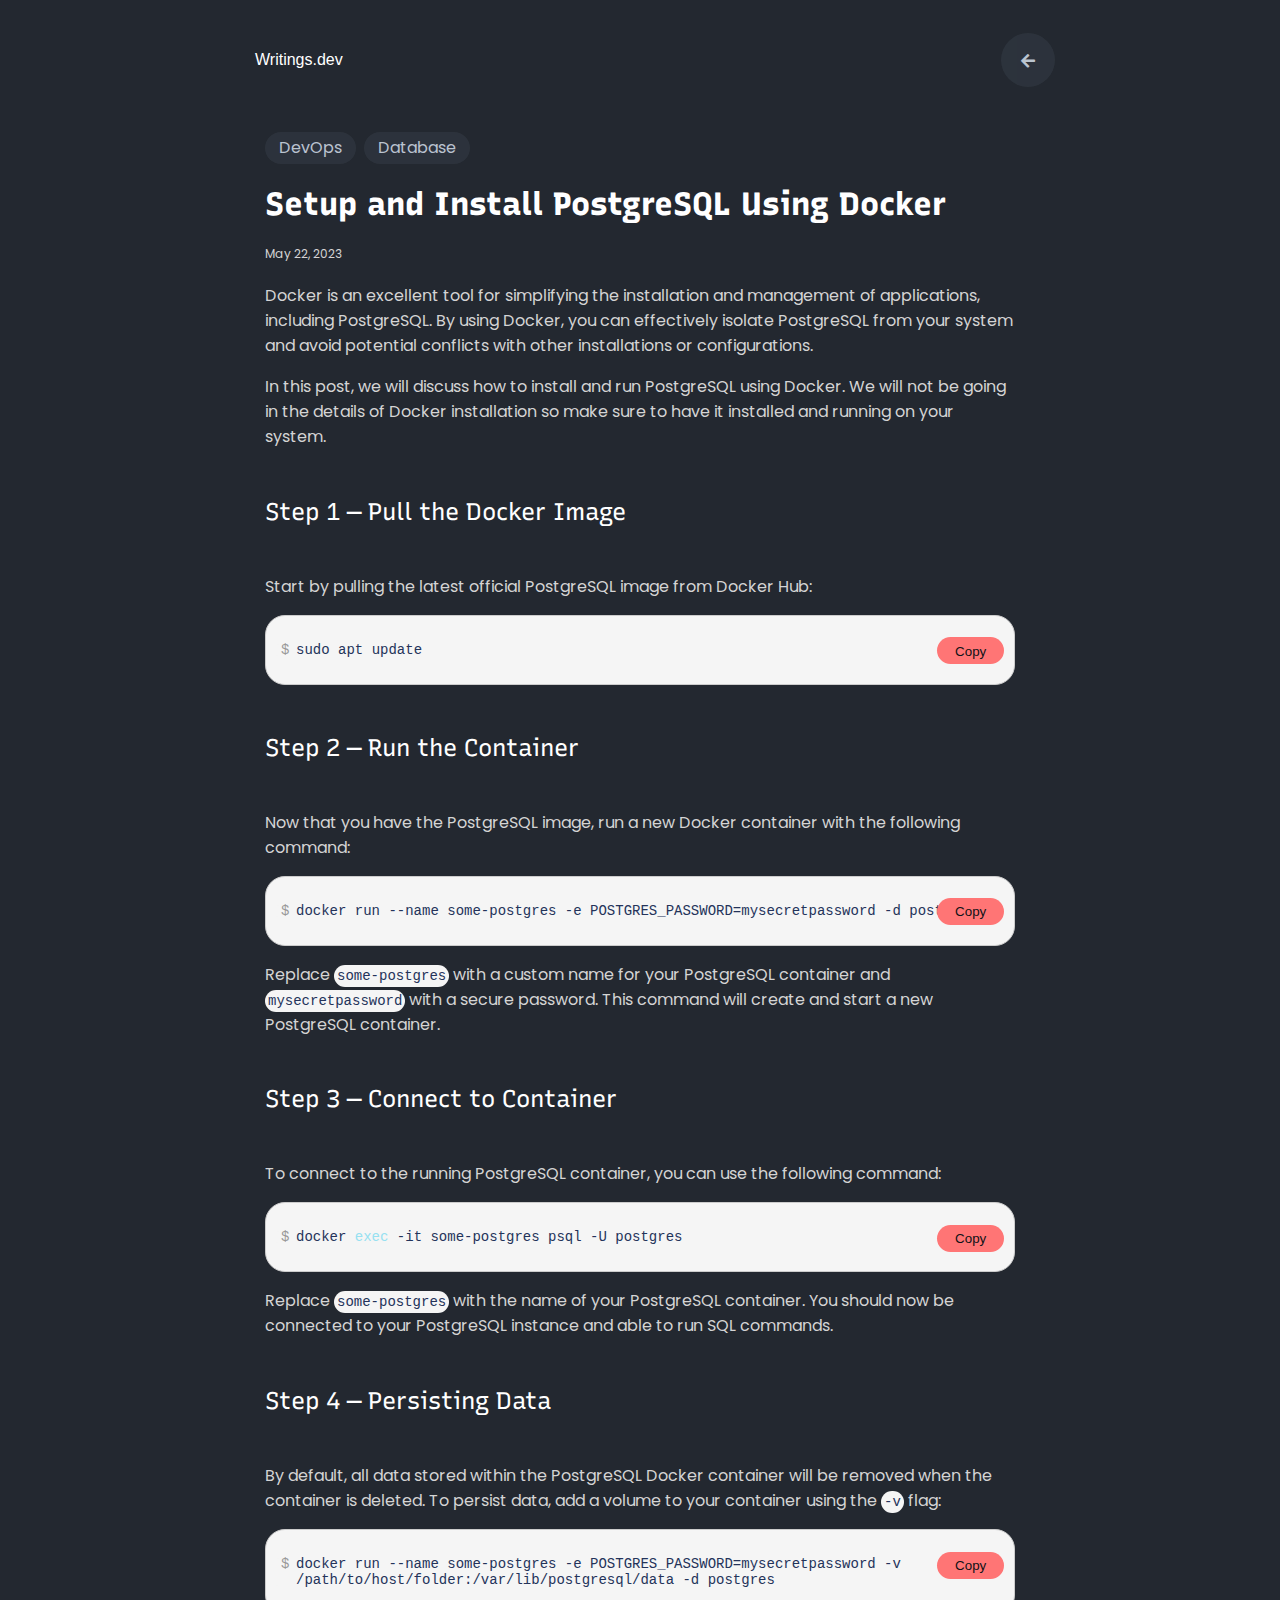
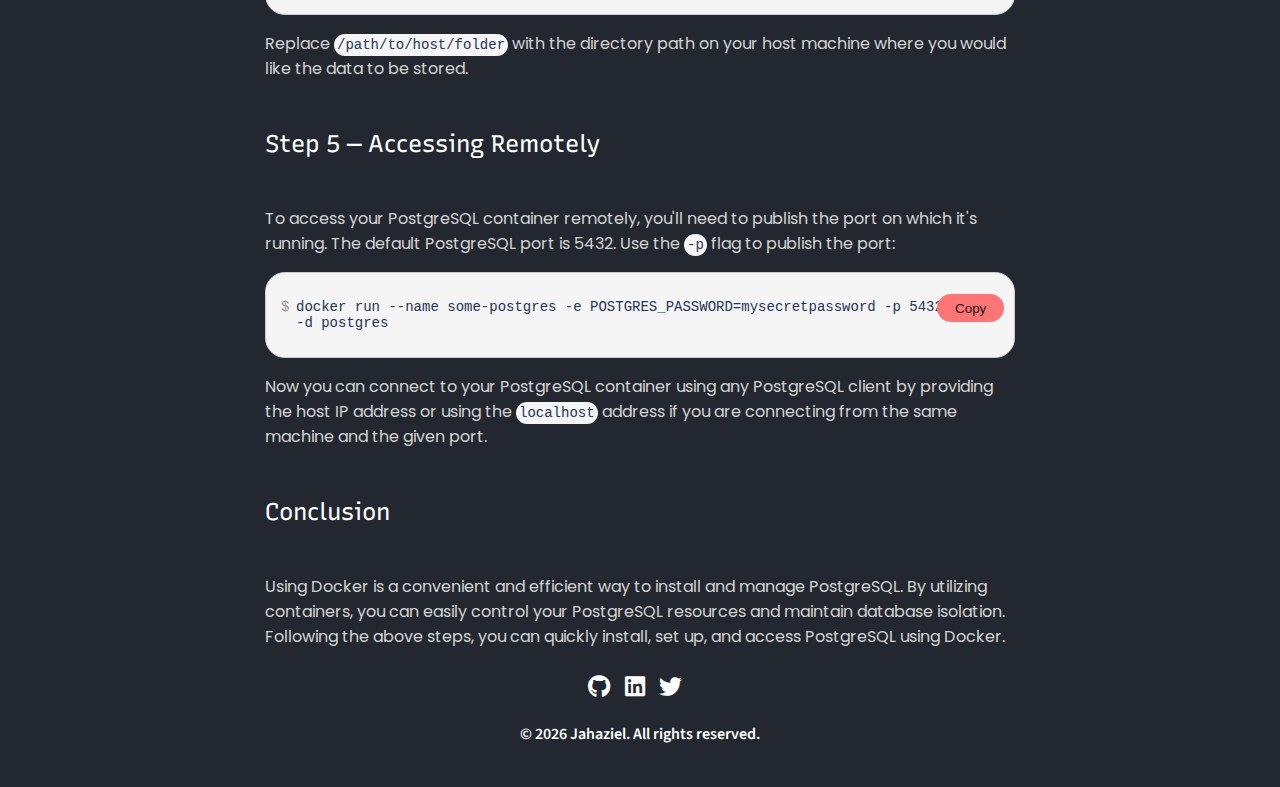
<file: html/article-4.html>
<!DOCTYPE html>
<html lang="en">
  <head>
    <meta charset="UTF-8" />
    <meta name="viewport" content="width=device-width, initial-scale=1.0" />
    <link rel="stylesheet" href="../css/articles/article.css" />
    <title>Setup and Install PostgreSQL Using Docker</title>
    <link rel="icon" type="image/png" href="../assets/logo.png">
    <link rel="preconnect" href="https://fonts.googleapis.com" />
    <link rel="preconnect" href="https://fonts.gstatic.com" crossorigin />
    <link
      href="https://fonts.googleapis.com/css2?family=Poppins:wght@100;200;300;400;500;600;700;800;900&family=Recursive:wght@300;400;500;600;700;800;900;1000&family=Source+Sans+Pro:ital,wght@0,200;0,300;0,400;0,600;0,700;0,900;1,200;1,300;1,400;1,600;1,700;1,900&display=swap"
      rel="stylesheet"
    />
    <link
      rel="stylesheet"
      href="https://cdnjs.cloudflare.com/ajax/libs/font-awesome/5.15.3/css/all.min.css"
    />
  </head>
  <body>
    <header>
      <nav class="nav">
        <ul>
          <li><a href="/">Writings.dev</a></li>
        </ul>
        <ul>
          <li id="backButton"><a class="fa fa-arrow-left"></a></li>
        </ul>
      </nav>
    </header>

    <div id="article-1">
      <div class="container">
        <div class="header">
          <p class="categories">
            <a class="category">DevOps</a><a class="category">Database</a>
          </p>
          <h1>Setup and Install PostgreSQL Using Docker</h1>
          <p class="date">May 22, 2023</p>
        </div>
      </div>
      <div class="container">
        <p>
          Docker is an excellent tool for simplifying the installation and
          management of applications, including PostgreSQL. By using Docker, you
          can effectively isolate PostgreSQL from your system and avoid
          potential conflicts with other installations or configurations.
        </p>
        <p>
          In this post, we will discuss how to install and run PostgreSQL using
          Docker. We will not be going in the details of Docker installation so
          make sure to have it installed and running on your system.
        </p>
        <h2>Step 1 — Pull the Docker Image</h2>
        <p>
          Start by pulling the latest official PostgreSQL image from Docker Hub:
        </p>
        <div class="code-toolbar">
          <pre class="prefixed command language-bash">
            <code>
              <ol>
                <li data-prefix="$">
                  <span class="token function">sudo</span> <span class="token function">apt</span> update
                </li>
              </ol>
            </code>
          </pre>
          <div class="toolbar">
            <div class="toolbar-item">
              <button type="button" class="copyButton">
                Copy
              </button>
            </div>
          </div>
        </div>
        <h2>Step 2 — Run the Container</h2>
        <p>Now that you have the PostgreSQL image, run a new Docker container with the following command:</p>
        <div class="code-toolbar">
          <pre class="prefixed command language-bash">
            <code>
              <ol>
                <li data-prefix="$">
                  <span class="token function">docker run --name some-postgres -e POSTGRES_PASSWORD=mysecretpassword -d postgres</span>
                </li>
              </ol>
            </code>
          </pre>
          <div class="toolbar">
            <div class="toolbar-item">
              <button type="button" class="copyButton">Copy</button>
            </div>
          </div>
        </div>
        <p>Replace <code>some-postgres</code> with a custom name for your PostgreSQL container and <code>mysecretpassword</code> with a secure password. This command will create and start a new PostgreSQL container.</p>
        <h2>Step 3 — Connect to Container</h2>
        <p>To connect to the running PostgreSQL container, you can use the following command:</p>
        <div class="code-toolbar">
          <pre class="prefixed command language-bash">
            <code>
              <ol>
                <li data-prefix="$">
                  <span class="line"><span>docker </span><span style="color:#97e1f1">exec</span><span> -it some-postgres psql -U postgres</span></span>
                </li>
              </ol>
            </code>
          </pre>
          <div class="toolbar">
            <div class="toolbar-item">
              <button type="button" class="copyButton">Copy</button>
            </div>
          </div>
        </div>
        <p>Replace <code>some-postgres</code> with the name of your PostgreSQL container. You should now be connected to your PostgreSQL instance and able to run SQL commands.</p>
        <h2>Step 4 — Persisting Data</h2>
        <p>By default, all data stored within the PostgreSQL Docker container will be removed when the container is deleted. To persist data, add a volume to your container using the <code>-v</code> flag:</p>
        <div class="code-toolbar">
          <pre class="prefixed command language-bash">
            <code>
              <ol>
                <li data-prefix="$">
                  <span class="line"><span>docker run --name some-postgres -e POSTGRES_PASSWORD=mysecretpassword -v /path/to/host/folder:/var/lib/postgresql/data -d postgres</span></span>
                </li>
              </ol>
            </code>
          </pre>
          <div class="toolbar">
            <div class="toolbar-item">
              <button type="button" class="copyButton">Copy</button>
            </div>
          </div>
        </div>
        <p>Replace <code>/path/to/host/folder</code> with the directory path on your host machine where you would like the data to be stored.</p>
        <h2>Step 5&nbsp;— Accessing Remotely</h2>
        <p>To access your PostgreSQL container remotely, you'll need to publish the port on which it's running. The default PostgreSQL port is 5432. Use the <code>-p</code> flag to publish the port:</p>
        <div class="code-toolbar">
          <pre class="prefixed command language-bash">
            <code>
              <ol>
                <li data-prefix="$">
                  <span class="line"><span>docker run --name some-postgres -e POSTGRES_PASSWORD=mysecretpassword -p 5432:5432 -d postgres</span></span>
                </li>
              </ol>
            </code>
          </pre>
          <div class="toolbar">
            <div class="toolbar-item">
              <button type="button" class="copyButton">Copy</button>
            </div>
          </div>
        </div>
        <p>Now you can connect to your PostgreSQL container using any PostgreSQL client by providing the host IP address or using the <code>localhost</code> address if you are connecting from the same machine and the given port.</p>
        <h2>Conclusion</h2>
        <p>Using Docker is a convenient and efficient way to install and manage PostgreSQL. By utilizing containers, you can easily control your PostgreSQL resources and maintain database isolation. Following the above steps, you can quickly install, set up, and access PostgreSQL using Docker.</p>
      </div>
    </div>

    <footer>
      <a href="https://github.com/jahazieljbh" target="_blank" rel="noopener noreferrer"><i class="fab fa-github"></i></a>
      <a href="https://www.linkedin.com/in/jahazielbh" target="_blank" rel="noopener noreferrer"><i class="fab fa-linkedin"></i></a>
      <a href="https://twitter.com/jbh_jahaziel" target="_blank" rel="noopener noreferrer"><i class="fab fa-twitter"></i></a>
      <p class="author">&copy; <span id="current-year"></span> Jahaziel. All rights reserved.</p>
    </footer>

    <script src="../js/article.js"></script>
  </body>
</html>
</file>
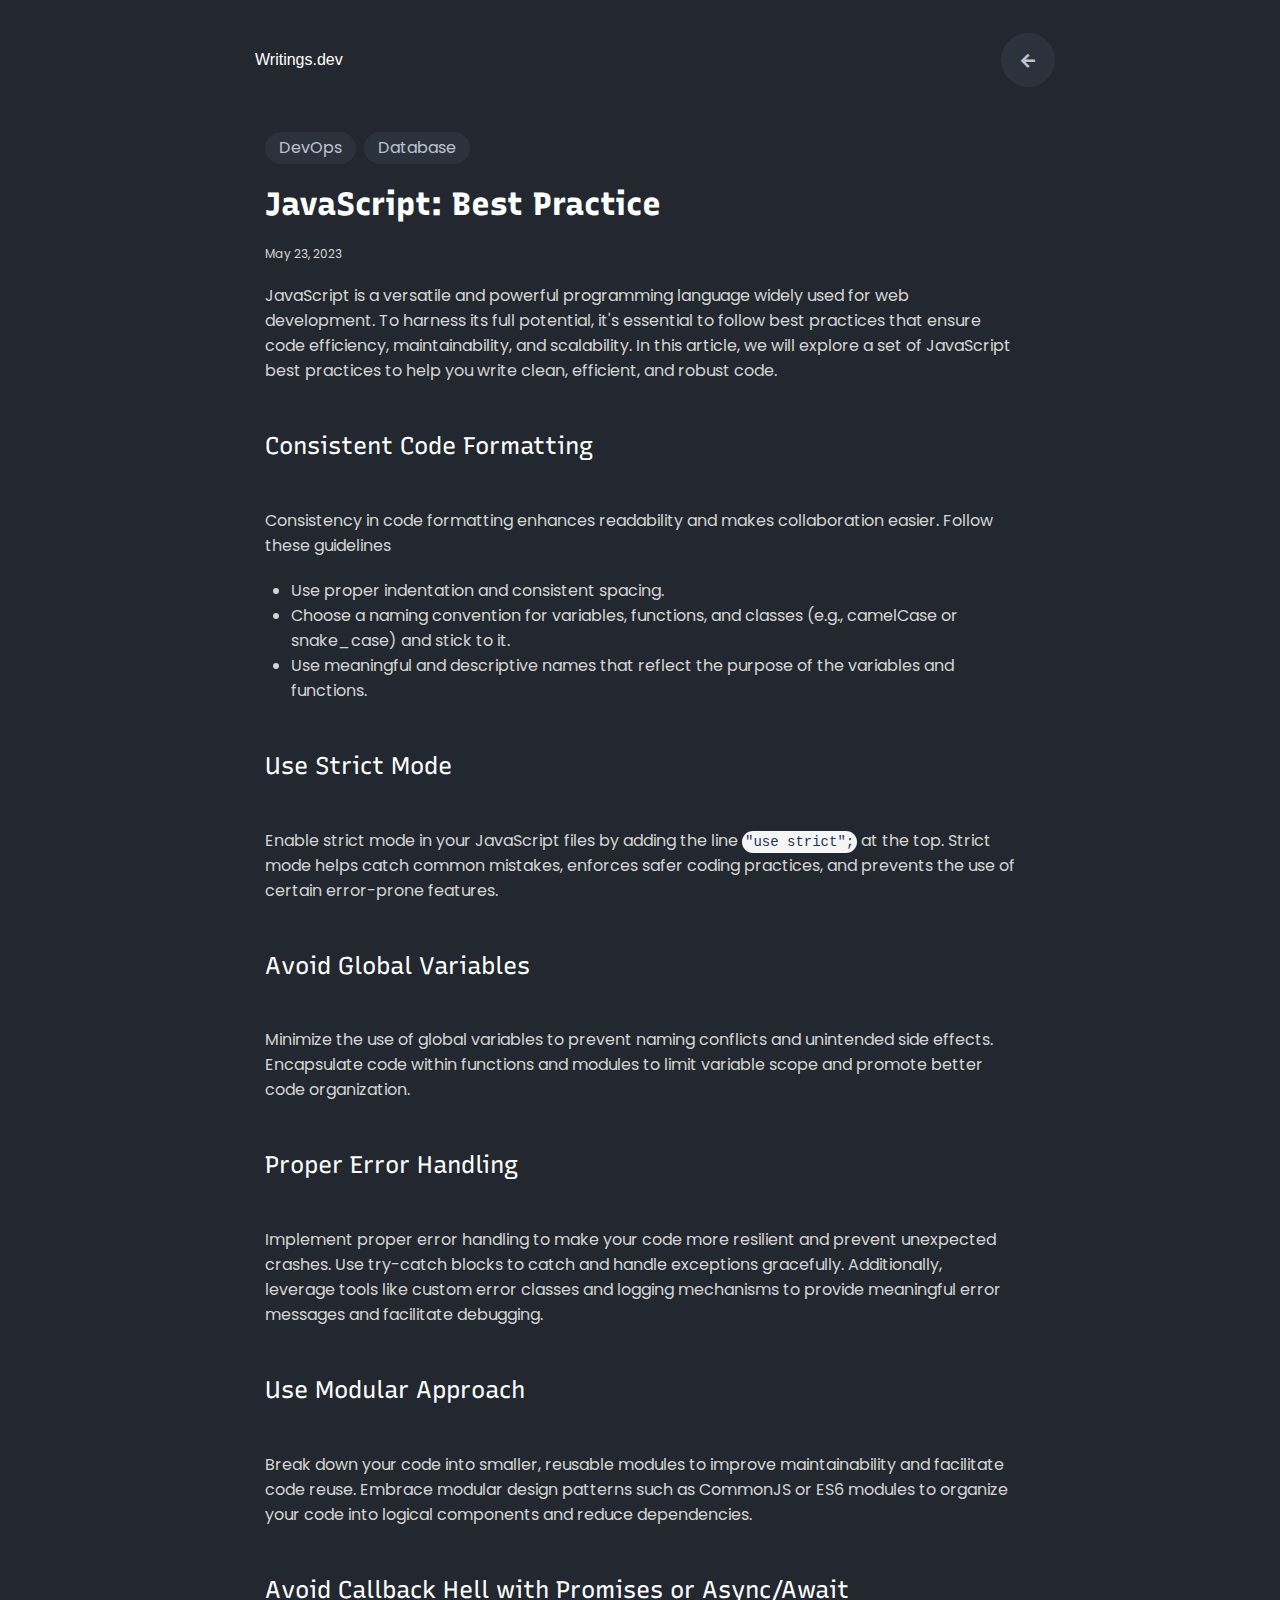
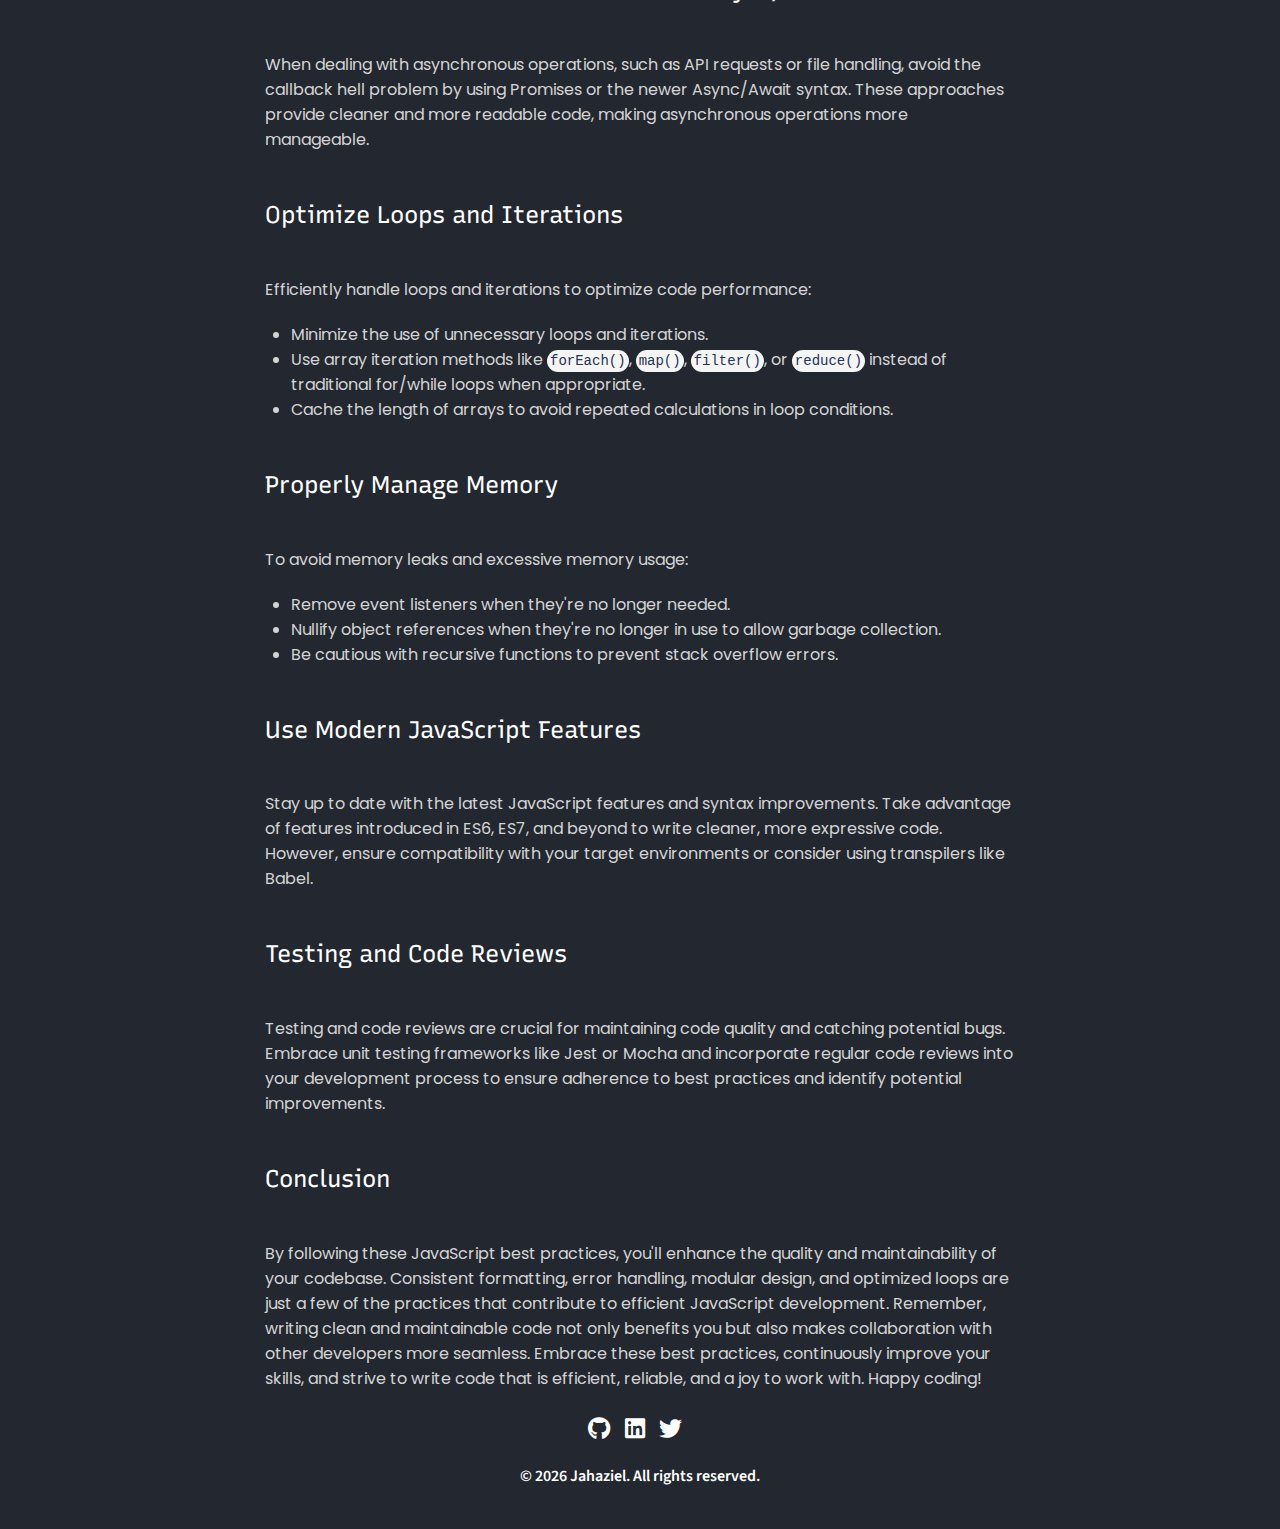
<file: html/article-5.html>
<!DOCTYPE html>
<html lang="en">
  <head>
    <meta charset="UTF-8" />
    <meta name="viewport" content="width=device-width, initial-scale=1.0" />
    <link rel="stylesheet" href="../css/articles/article.css" />
    <title>JavaScript: Best Practice</title>
    <link rel="icon" type="image/png" href="../assets/logo.png">
    <link rel="preconnect" href="https://fonts.googleapis.com" />
    <link rel="preconnect" href="https://fonts.gstatic.com" crossorigin />
    <link
      href="https://fonts.googleapis.com/css2?family=Poppins:wght@100;200;300;400;500;600;700;800;900&family=Recursive:wght@300;400;500;600;700;800;900;1000&family=Source+Sans+Pro:ital,wght@0,200;0,300;0,400;0,600;0,700;0,900;1,200;1,300;1,400;1,600;1,700;1,900&display=swap"
      rel="stylesheet"
    />
    <link
      rel="stylesheet"
      href="https://cdnjs.cloudflare.com/ajax/libs/font-awesome/5.15.3/css/all.min.css"
    />
  </head>
  <body>
    <header>
      <nav class="nav">
        <ul>
          <li><a href="/">Writings.dev</a></li>
        </ul>
        <ul>
          <li id="backButton"><a class="fa fa-arrow-left"></a></li>
        </ul>
      </nav>
    </header>

    <div id="article-1">
      <div class="container">
        <div class="header">
          <p class="categories">
            <a class="category">DevOps</a><a class="category">Database</a>
          </p>
          <h1>JavaScript: Best Practice</h1>
          <p class="date">May 23, 2023</p>
        </div>
      </div>
      <div class="container">
        <p>
          JavaScript is a versatile and powerful programming language widely used for web development. To harness its full potential, it's essential to follow best practices that ensure code efficiency, maintainability, and scalability. In this article, we will explore a set of JavaScript best practices to help you write clean, efficient, and robust code.
        </p>
        <h2>Consistent Code Formatting</h2>
        <p>
          Consistency in code formatting enhances readability and makes collaboration easier. Follow these guidelines
        </p>
        <ul class="list">
          <li>Use proper indentation and consistent spacing.</li>
          <li>
            Choose a naming convention for variables, functions, and classes (e.g., camelCase or snake_case) and stick to it.
          </li>
          <li>Use meaningful and descriptive names that reflect the purpose of the variables and functions.</li>
        </ul>
        <h2>Use Strict Mode</h2>
        <p>
          Enable strict mode in your JavaScript files by adding the line <code>"use strict";</code> at the top. Strict mode helps catch common mistakes, enforces safer coding practices, and prevents the use of certain error-prone features.
        </p>
        <h2>Avoid Global Variables</h2>
        <p>
          Minimize the use of global variables to prevent naming conflicts and unintended side effects. Encapsulate code within functions and modules to limit variable scope and promote better code organization.
        </p>
        <h2>Proper Error Handling</h2>
        <p>
          Implement proper error handling to make your code more resilient and prevent unexpected crashes. Use try-catch blocks to catch and handle exceptions gracefully. Additionally, leverage tools like custom error classes and logging mechanisms to provide meaningful error messages and facilitate debugging.
        </p>
        <h2>Use Modular Approach</h2>
        <p>
          Break down your code into smaller, reusable modules to improve maintainability and facilitate code reuse. Embrace modular design patterns such as CommonJS or ES6 modules to organize your code into logical components and reduce dependencies.
        </p>
        <h2>Avoid Callback Hell with Promises or Async/Await</h2>
        <p>
          When dealing with asynchronous operations, such as API requests or file handling, avoid the callback hell problem by using Promises or the newer Async/Await syntax. These approaches provide cleaner and more readable code, making asynchronous operations more manageable.
        </p>
        <h2>Optimize Loops and Iterations</h2>
        <p>Efficiently handle loops and iterations to optimize code performance:</p>
        <ul class="list">
          <li>Minimize the use of unnecessary loops and iterations.</li>
          <li>
            Use array iteration methods like <code>forEach()</code>, <code>map()</code>, <code>filter()</code>, or <code>reduce()</code> instead of traditional for/while loops when appropriate.
          </li>
          <li>Cache the length of arrays to avoid repeated calculations in loop conditions.</li>
        </ul>
        <h2>Properly Manage Memory</h2>
        <p>To avoid memory leaks and excessive memory usage:</p>
        <ul class="list">
          <li>Remove event listeners when they're no longer needed.</li>
          <li>Nullify object references when they're no longer in use to allow garbage collection.</li>
          <li>Be cautious with recursive functions to prevent stack overflow errors.</li>
        </ul>
        <h2>Use Modern JavaScript Features</h2>
        <p>
          Stay up to date with the latest JavaScript features and syntax improvements. Take advantage of features introduced in ES6, ES7, and beyond to write cleaner, more expressive code. However, ensure compatibility with your target environments or consider using transpilers like Babel.
        </p>
        <h2>Testing and Code Reviews</h2>
        <p>
          Testing and code reviews are crucial for maintaining code quality and catching potential bugs. Embrace unit testing frameworks like Jest or Mocha and incorporate regular code reviews into your development process to ensure adherence to best practices and identify potential improvements.
        </p>
        <h2>Conclusion</h2>
        <p>
          By following these JavaScript best practices, you'll enhance the quality and maintainability of your codebase. Consistent formatting, error handling, modular design, and optimized loops are just a few of the practices that contribute to efficient JavaScript development. Remember, writing clean and maintainable code not only benefits you but also makes collaboration with other developers more seamless. Embrace these best practices, continuously improve your skills, and strive to write code that is efficient, reliable, and a joy to work with. Happy coding!
        </p>
      </div>
    </div>

    <footer>
      <a href="https://github.com/jahazieljbh" target="_blank" rel="noopener noreferrer"><i class="fab fa-github"></i></a>
      <a href="https://www.linkedin.com/in/jahazielbh" target="_blank" rel="noopener noreferrer"><i class="fab fa-linkedin"></i></a>
      <a href="https://twitter.com/jbh_jahaziel" target="_blank" rel="noopener noreferrer"><i class="fab fa-twitter"></i></a>
      <p class="author">&copy; <span id="current-year"></span> Jahaziel. All rights reserved.</p>
    </footer>

    <script src="../js/article.js"></script>
  </body>
</html>
</file>
<file: css/articles/article.css>
body {
  font-family: Arial, sans-serif;
  background-color: #232830;
}

header {
  background-color: #232830;
  color: #fff;
  padding: 20px;
}

header h1 {
  margin: 0;
}

nav ul {
  list-style: none;
  margin: 10px 0;
}

nav ul li {
  display: inline;
  margin-right: 10px;
}

nav ul li a {
  color: #ffffff;
  text-decoration: none;
}
nav ul li a:hover {
  color: #909090;
}

.nav {
  display: flex;
  flex-direction: row;
  align-items: center;
  justify-content: space-between;
  width: 100%;
  height: 4rem;
  margin-left: auto;
  margin-right: auto;
  max-width: 850px;
  padding-left: 1rem;
  padding-right: 1rem;
}

.fa-arrow-left {
  font-size: 16px;
  color: rgb(203 213 225);
  background-color: #94a3b81a;
  padding-left: 0.875rem;
  padding-right: 0.875rem;
  padding-top: 0.25rem;
  padding-bottom: 0.25rem;
  text-align: center;
  opacity: 0.9;
  cursor: pointer;
  border-radius: 50%;
  -webkit-border-radius: 50%;
  -moz-border-radius: 50%;
  -ms-border-radius: 50%;
  -o-border-radius: 50%;
  display: flex;
  flex-wrap: wrap;
  align-items: center;
  height: 14px;
  padding: 20px;
}

.container {
  margin-left: auto;
  margin-right: auto;
  max-width: 750px;
  padding-left: 1rem;
  padding-right: 1rem;
}

.header {
  margin-top: 1.25rem;
  margin-bottom: 1.25rem;
}

.categories {
  gap: 0.5rem;
  display: flex;
  margin: 0;
}

.category {
  display: inline-block;
  height: 24px;
  font-family: 'Poppins';
  font-style: normal;
  font-weight: 400;
  font-size: 16px;
  line-height: 24px;
  color: rgb(203 213 225);
  background-color: #94a3b81a;
  border-radius: 20px;
  padding-left: 0.875rem;
  padding-right: 0.875rem;
  padding-top: 0.25rem;
  padding-bottom: 0.25rem;
  text-align: center;
  opacity: 0.9;
  cursor: pointer;
  border: 0 solid #e5e7eb;
}

.category:hover {
  background-color: #94a3b84f;
}

h1 {
  font-family: 'Recursive';
  font-style: normal;
  font-weight: 800;
  color: #ffffff;
}

h2 {
  font-family: 'Recursive';
  font-style: normal;
  font-weight: 400;
  line-height: 85px;
  color: #FFFFFF;
}

h3 {
  font-family: 'Recursive';
  font-style: normal;
  font-weight: 400;
  line-height: 85px;
  color: #FFFFFF;
}

p {
  font-family: 'Poppins';
  font-style: normal;
  font-size: 16px;
  color: #d4d4d4;
  display: block;
  margin-block-start: 1em;
  margin-block-end: 1em;
  margin-inline-start: 0px;
  margin-inline-end: 0px;
}

blockquote {
  border-left-color: rgb(115, 115, 115);
  border-left-style: solid;
  border-left-width: 8px;
  box-sizing: border-box;
  color: rgb(115, 115, 115);
  display: block;
  font-family: 'Poppins';
  font-style: normal;
  font-size: 16px;
  font-weight: 400;
  line-height: 26px;
  margin-block-end: 25.6px;
  margin-block-start: 0px;
  margin-bottom: 25.6px;
  margin-inline-end: 0px;
  margin-inline-start: 0px;
  margin-left: 0px;
  margin-right: 0px;
  margin-top: 0px;
  padding-left: 16px;
  text-size-adjust: 100%;
}

.text-blockquote {
  font-family: 'Recursive';
  font-style: italic;
  color: rgb(115, 115, 115);
}

.list {
  font-family: 'Poppins';
  font-style: normal;
  list-style-type: disc;
  margin-top: 1.25em;
  margin-bottom: 1.25em;
  padding-left: 1.625em;
  color: #d4d4d4;
}

.date {
  font-family: 'Poppins';
  font-style: normal;
  font-size: 12px;
}

.code-toolbar {
  border: 1px solid #ccc;
  border-radius: 20px;
  padding: 10px;
  background-color: #f5f5f5;
  -webkit-border-radius: 20px;
  -moz-border-radius: 20px;
  -ms-border-radius: 20px;
  -o-border-radius: 20px;
  position: relative;
}

.code-toolbar pre {
  margin: 0;
}

.code-toolbar pre code {
  font-family: Consolas, Monaco, 'Andale Mono', 'Ubuntu Mono', monospace;
  font-size: 14px;
}

.code-toolbar pre ol {
  counter-reset: line;
  list-style: none;
  padding: 0;
  margin: 0;
}

.code-toolbar pre li {
  counter-increment: line;
  padding-left: 20px;
  position: relative;
}

.code-toolbar pre li:before {
  content: attr(data-prefix);
  position: absolute;
  left: 0;
  color: #999;
  margin: 0 10px 0 5px;
  text-align: right;
  user-select: none;
  -webkit-user-select: none;
  
}

.toolbar {
  position: absolute;
  right: 0.2em;
  top: 0.3em;
}

.toolbar-item {
  display: inline-block;
  height: 24px;
  font-family: 'Poppins';
  font-style: normal;
  font-weight: 400;
  font-size: 16px;
  line-height: 24px;
  color: #0F1217;
  background-color: #FF7575;
  border-radius: 20px;
  padding-left: 0.875rem;
  padding-right: 0.875rem;
  padding-top: 0.25rem;
  padding-bottom: 0.25rem;
  text-align: center;
  -webkit-border-radius: 20px;
  -moz-border-radius: 20px;
  -ms-border-radius: 20px;
  -o-border-radius: 20px;
  margin: 0.1em;
  padding: 0.1em 8px;
  position: absolute;
  top: 15px;
  right: 5px;
}

.toolbar-item button {
  padding: 5px 10px;
  background-color: transparent;
  border: none;
  color: #0F1217;
  cursor: pointer;
}

.toolbar-item button:hover {
  color: #FFFFFF;
}

pre {
  white-space: normal;
  overflow-x: auto;
  overflow-y: hidden;
  max-width: 725px;
}

code {
  font-size: 14px;
  background-color: #f5f5f5;
  color: #24335a;
  border-radius: 22px;
  -webkit-border-radius: 22px;
  -moz-border-radius: 22px;
  -ms-border-radius: 22px;
  -o-border-radius: 22px;
  padding: 3px;
}

.code-label {
  background-color: #d6dcea;
  border-radius: 16px 16px 0 0;
  color: #24335a;
  display: block;
  font-size: 14px;
  margin: 1em 0 0;
  padding: 0.5em 1em;
  position: relative;
  text-align: center;
  z-index: 2;
}

.code-example {
  background: #f5f5f5;
    color: #24335a;
    border-radius: 16px;
    display: block;
    margin: 1em 0;
    overflow: auto;
    overflow-wrap: normal;
    padding: 1em;
    white-space: normal;
    word-wrap: normal;
    border-radius: 0 0 16px 16px;
    margin: 0 0 1em;
}

.example {
  background: 0;
    border-radius: 0;
    color: inherit;
    padding: 0;
    white-space: pre;
    font-family: ui-monospace, SFMono-Regular, "SF Mono", Menlo, Consolas, "Liberation Mono", monospace;
}

.author {
  font-family: 'Source Sans Pro';
  font-style: normal;
  font-weight: 600;
  font-size: 16px;
  line-height: 38px;
  /* identical to box height */
  color: #FFFFFF;
}

.fab {
  font-size: 23px;
  color: #FFFFFF;
  margin-right: 10px;
  transition: color 0.3s ease-in-out;
}

.fa-github:hover {
  font-size: 23px;
  color: #909090;
  animation: blink 3s infinite;
  -webkit-animation: blink 3s infinite;
}

.fab:hover {
  font-size: 23px;
  color: #909090;
  animation: blink 3s infinite;
  -webkit-animation: blink 3s infinite;
}

footer {
  background-color: #232830;
  color: #ffffff;
  padding: 10px;
  text-align: center;
}

@keyframes blink {
  0% {
    opacity: 1;
  }
  50% {
    opacity: 0;
  }
  100% {
    opacity: 1;
  }
}
</file>
<file: css/styles.css>
/* Reset some default styles */
body, h1, h2, h3, p, ul, li {
  margin: 0;
  padding: 0;
}

body {
  font-family: Arial, sans-serif;
  background-color: #232830;
}

header {
  background-color: #232830;
  color: #fff;
  padding: 20px;
}

header h1 {
  margin: 0;
}

nav ul {
  list-style: none;
  margin: 10px 0;
}

nav ul li {
  display: inline;
  margin-right: 10px;
}

nav ul li a {
  color: #ffffff;
  text-decoration: none;
}
nav ul li a:hover {
  color: #909090;
}

main {
  max-width: 800px;
  margin: 20px auto;
  padding: 0 20px;
}

section {
  margin-bottom: 30px;
}

section h2 {
  margin-bottom: 10px;
}

section ul {
  list-style: none;
}

section ul li {
  margin-bottom: 20px;
}

footer {
  background-color: #232830;
  color: #ffffff;
  padding: 10px;
  text-align: center;
}

.nav {
  display: flex;
  flex-direction: row;
  align-items: center;
  justify-content: space-around;
  width: 100%;
  height: 4rem;
}

li {
  font-family: 'Poppins';
  font-style: normal;
  color: #FFFFFF;
}

.hero {
  display: flex;
  align-items: center;
  flex-direction: column;
}

h2 {
  font-family: 'Recursive';
  font-style: italic;
  font-weight: 400;
  font-size: 61px;
  line-height: 85px;
  color: #FF7575;
}

p {
  font-family: 'Poppins';
  font-style: normal;
  font-size: 25px;
  color: #FFFFFF;
}

.logo {
  width: 194.45px;
  height: 204.08px;
}

#categories {
  display: flex;
  flex-wrap: wrap;
  align-items: center;
  cursor: pointer;
}

#categories .categories-list {
  display: flex;
  flex-wrap: wrap;
  gap: 10px;
}

#categories .categories-list li {
  margin-bottom: 5px;
}

#categories .categories-list a {
  text-decoration: none;
  color: #909090;
  padding: 5px 10px;
  border: 1px solid #909090;
  border-radius: 4px;
}

#categories .categories-list a:hover {
  background-color: #909090;
  color: #fff;
}

.fa .fa-th-large .fa-bars {
  display: flex;
  flex-wrap: wrap;
  align-items: center;
  height: 30px;
  padding: 30px;
}

.card {
  background-color: #ffffff;
  border-radius: 22px;
  border: 1px solid #252930;
  padding: 20px;
  margin-bottom: 20px;
  box-sizing: border-box;
  width: 390px;
  height: 439px;
  position: relative;
}

.card {
  transition: transform 0.3s ease;
}

.card:hover {
  transform: scale(1.05);
}

.card-image {
  display: block;
  width: 100%;
  border-radius: 22px;
  margin-bottom: 10px;
}

.card-title {
  font-weight: bold;
  margin-bottom: 5px;
  cursor: pointer;
}

.card-description {
  margin-bottom: 10px;
  width: 326.73px;
  height: 72px;
  font-family: 'Poppins';
  font-style: normal;
  font-weight: 400;
  font-size: 16px;
  line-height: 24px;
  color: #0F1217;
}

.card-footer {
  position: absolute;
  bottom: 20px;
  left: 20px;
  right: 20px;
}

.card-footer-content {
  display: flex;
  justify-content: space-between;
  align-items: center;
}

.card-date {
  width: 110px;
  height: 24px;
  font-family: 'Poppins';
  font-style: normal;
  font-weight: 400;
  font-size: 16px;
  line-height: 24px;
  /* identical to box height */
  color: #0F1217;
}

.card-category {
  display: inline-block;
  height: 24px;
  font-family: 'Poppins';
  font-style: normal;
  font-weight: 400;
  font-size: 16px;
  line-height: 24px;
  color: #0F1217;
  background-color: #FF7575;
  border-radius: 20px;
  padding-left: 0.875rem;
  padding-right: 0.875rem;
  padding-top: 0.25rem;
  padding-bottom: 0.25rem;
  text-align: center;
}

.no-articles-message {
  display: none; /* Ocultar el mensaje por defecto */
  color: #555; /* Color del texto del mensaje */
  font-size: 16px; /* Tamaño de fuente del mensaje */
  text-align: center; /* Alineación del texto al centro */
  margin-top: 20px; /* Margen superior del mensaje */
}

h3 {
  width: 337.08px;
  height: 58px;
  font-family: 'Poppins';
  font-style: normal;
  font-weight: 600;
  font-size: 19px;
  line-height: 28px;
  color: #0F1217;
}

.articles-list {
  justify-content: center;
  display: flex;
  flex-wrap: wrap;
  gap: 20px;
  align-items: center;
}

.grid-view {
  /* Estilos para la vista de cuadrícula */
  justify-content: center;
  display: flex;
  flex-wrap: wrap;
  gap: 20px;
  align-items: center;
}

.list-view {
  /* Estilos para la vista de lista */
  display: flex;
  flex-direction: column;
  flex-wrap: wrap;
  gap: 20px;
  align-items: center;
}

.pagination {
  display: flex;
  justify-content: center;
  align-items: center;
  margin-top: 20px;
}

.page-link {
  display: inline-block;
  padding: 8px 12px;
  margin: 0 5px;
  text-decoration: none;
  color: #333;
  background-color: #f1f1f1;
  border-radius: 4px;
  font-family: 'Recursive';
  font-style: italic;
}

.page-link:hover {
  background-color: #ddd;
}

.page-link.active {
  background-color: #FF7575;
  color: #fff;
}

#about .info {
  margin-top: 50px;
}

.info {
  background-color: #f2f2f2;
  padding: 20px;
  border-radius: 22px;
}

.info h2 {
  color: #333;
  font-size: 24px;
  margin-bottom: 10px;
  font-weight: bold;
}

.info p {
  color: #333;
  font-size: 16px;
  line-height: 1.6;
  justify-content: center;
}

.author {
  font-family: 'Source Sans Pro';
  font-style: normal;
  font-weight: 600;
  font-size: 16px;
  line-height: 38px;
  /* identical to box height */
  color: #FFFFFF;
}

.fab {
  font-size: 23px;
  color: #FFFFFF;
  margin-right: 10px;
  transition: all 0.4s ease-in-out;
}

.fab:hover {
  font-size: 23px;
  color: #909090;
}
</file>
